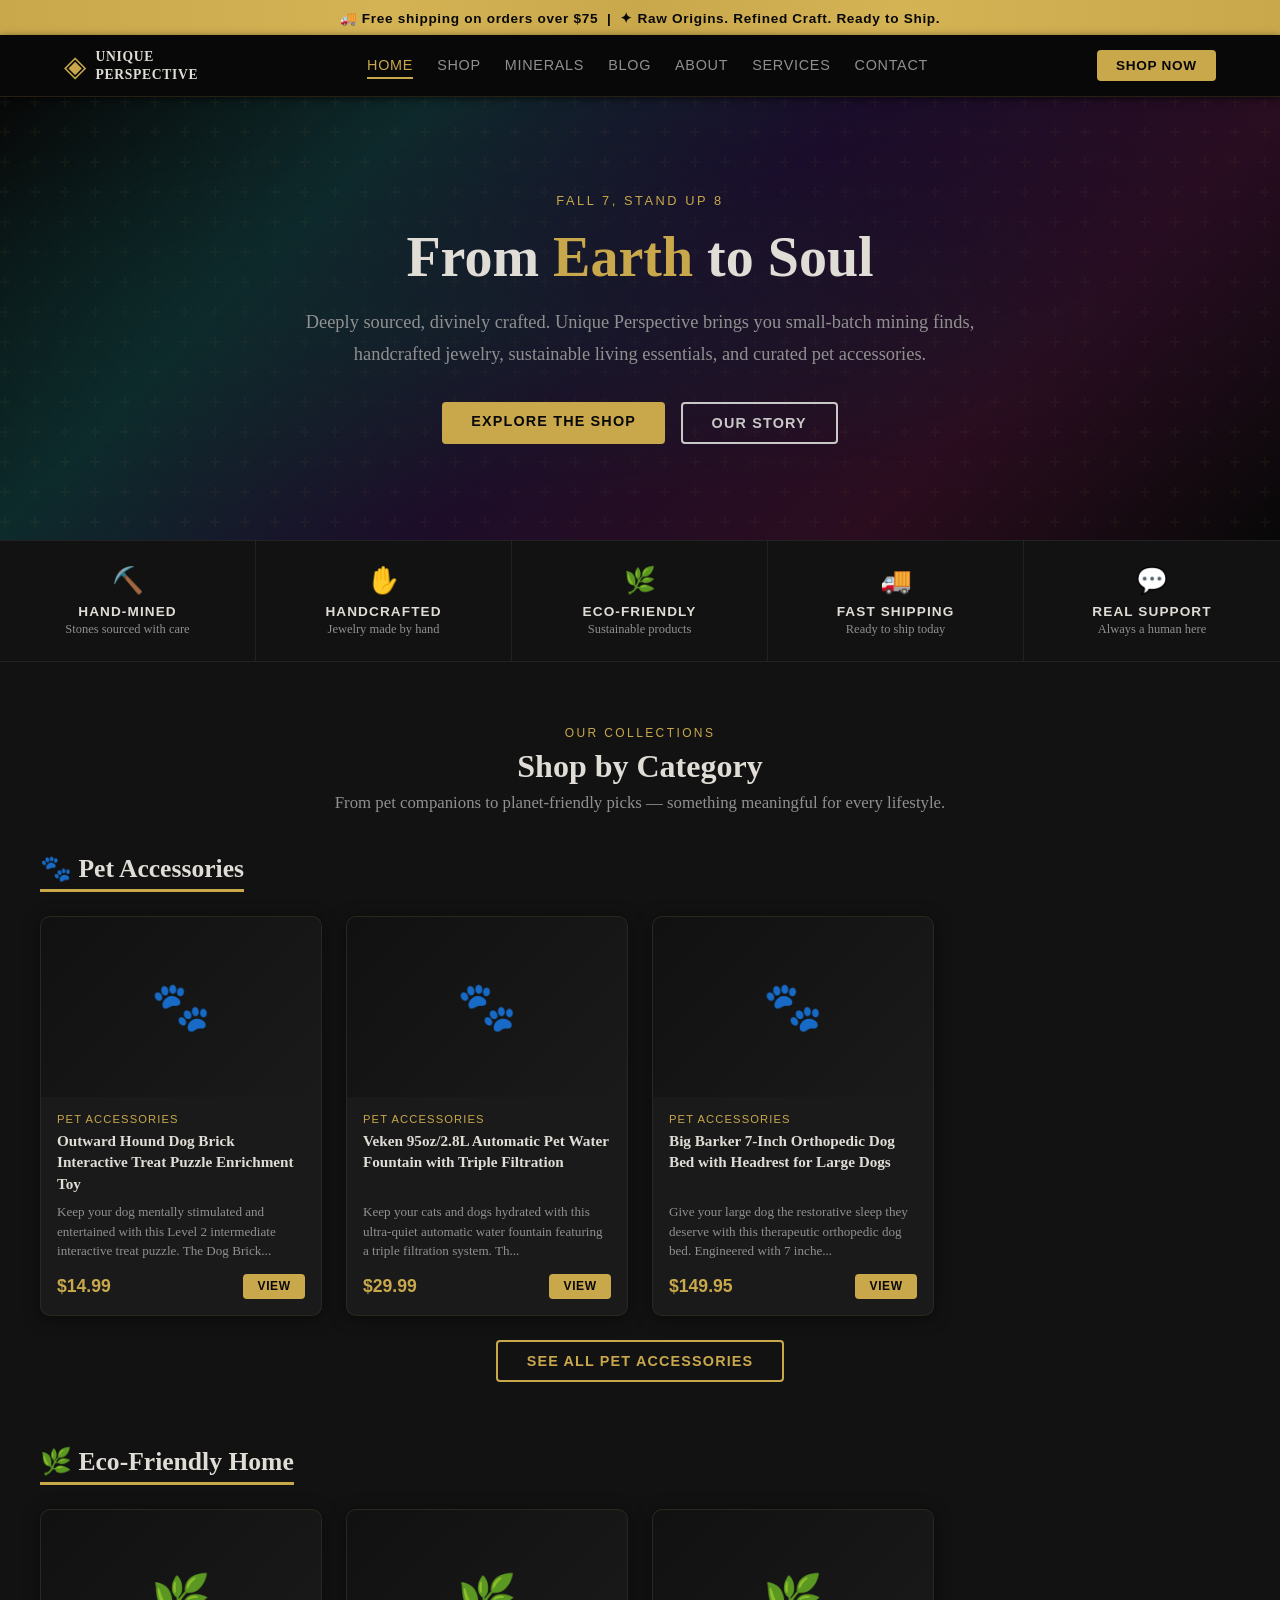
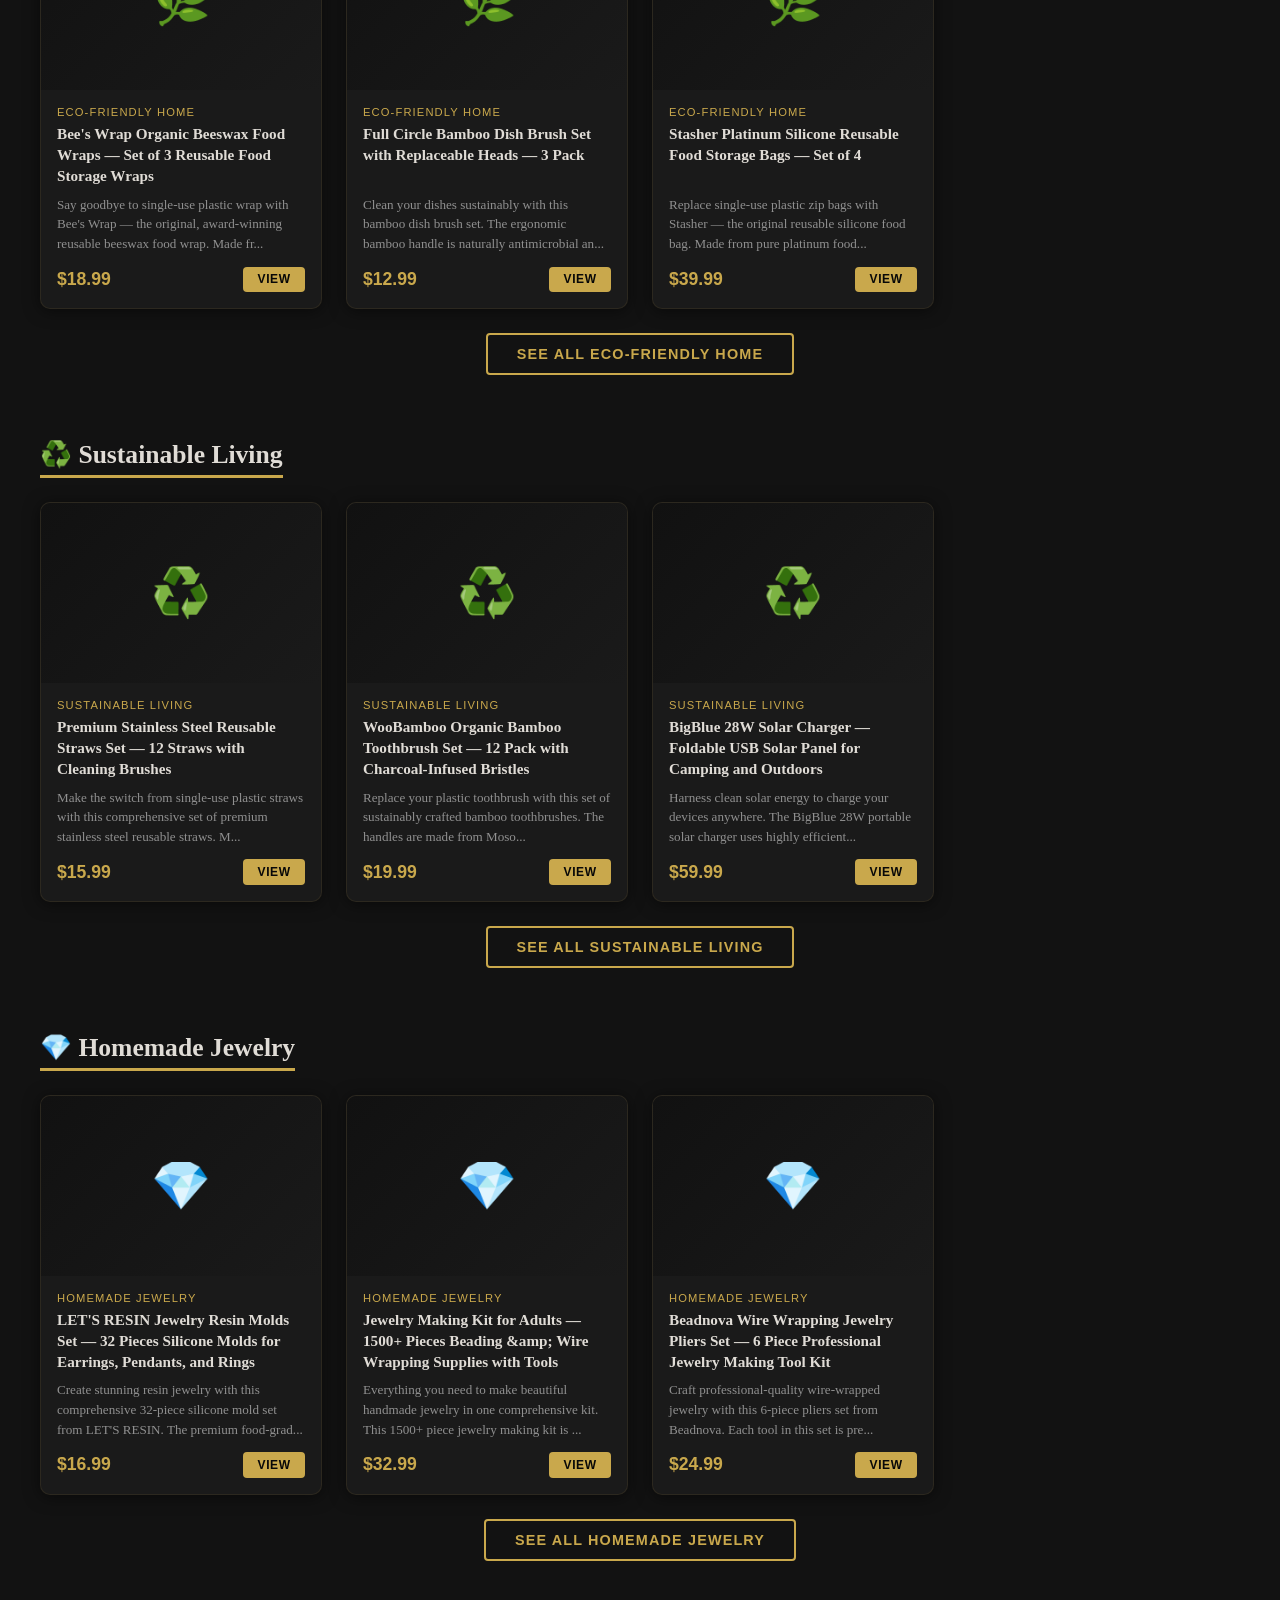
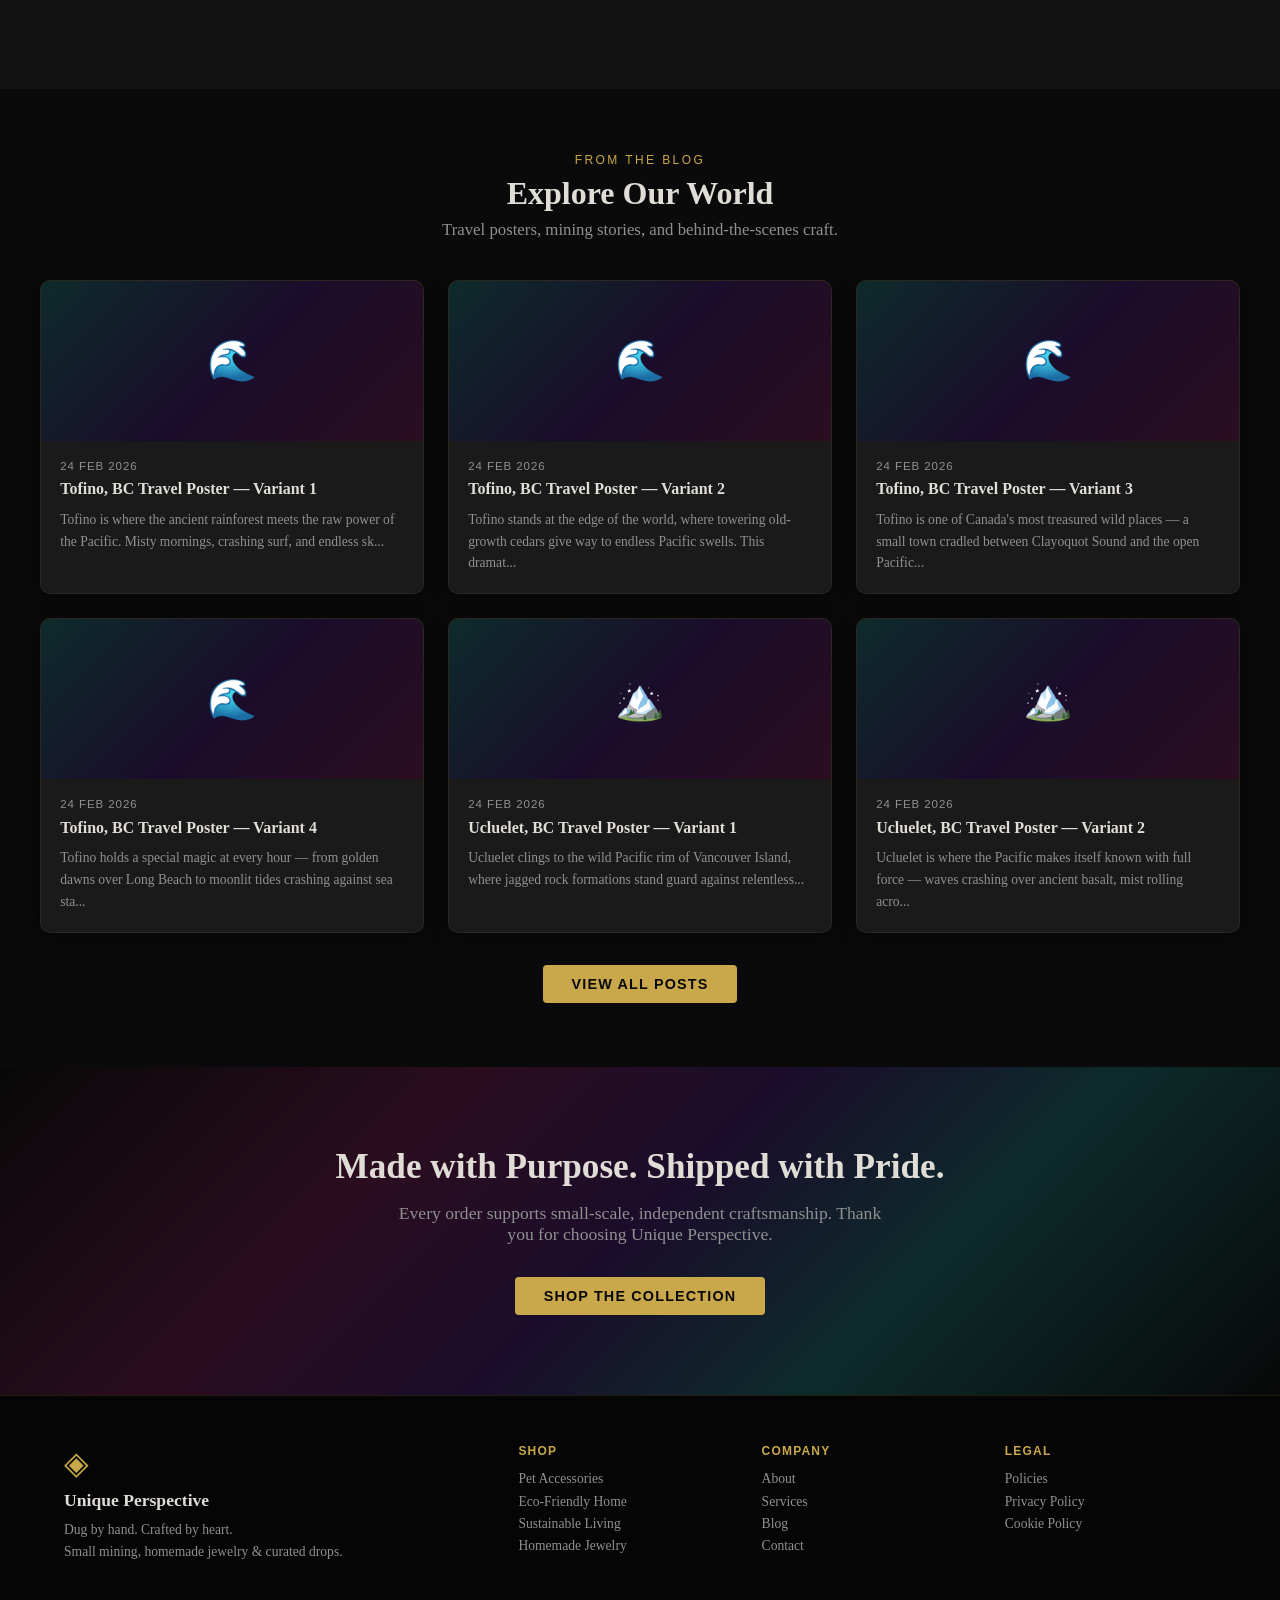
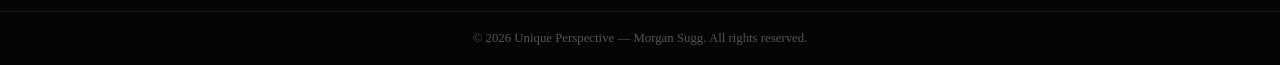
<file: index.html>
<!DOCTYPE html>
<html lang="en">
<head>
<meta charset="UTF-8">
<meta name="viewport" content="width=device-width, initial-scale=1.0">
<title>Home | Unique Perspective</title>
<link rel="stylesheet" href="style.css">
</head>
<body>
<div class="banner">🚚 Free shipping on orders over $75 &nbsp;|&nbsp; ✦ Raw Origins. Refined Craft. Ready to Ship.</div>
<header>
  <div class="header-inner">
    <a href="index.html" class="logo">
      <span class="logo-icon">◈</span>
      <span class="logo-text">Unique<br>Perspective</span>
    </a>
    <nav><a href="index.html" class="active">Home</a><a href="shop.html">Shop</a><a href="minerals.html">Minerals</a><a href="blog.html">Blog</a><a href="about.html">About</a><a href="services.html">Services</a><a href="contact.html">Contact</a></nav>
    <a href="shop.html" class="btn-header">Shop Now</a>
  </div>
</header>
<main>

<section class="hero">
  <div class="hero-inner">
    <div class="hero-eyebrow">Fall 7, Stand Up 8</div>
    <h1>From <span>Earth</span> to Soul</h1>
    <p>Deeply sourced, divinely crafted. Unique Perspective brings you small-batch mining finds, handcrafted jewelry, sustainable living essentials, and curated pet accessories.</p>
    <div class="hero-buttons">
      <a href="shop.html" class="btn btn-primary">Explore the Shop</a>
      <a href="about.html" class="btn btn-outline" style="color:#c8c8c8;border-color:#c8c8c8">Our Story</a>
    </div>
  </div>
</section>

<div class="features-strip">
  <div class="feature-item"><div class="icon">⛏️</div><h4>Hand-Mined</h4><p>Stones sourced with care</p></div>
  <div class="feature-item"><div class="icon">✋</div><h4>Handcrafted</h4><p>Jewelry made by hand</p></div>
  <div class="feature-item"><div class="icon">🌿</div><h4>Eco-Friendly</h4><p>Sustainable products</p></div>
  <div class="feature-item"><div class="icon">🚚</div><h4>Fast Shipping</h4><p>Ready to ship today</p></div>
  <div class="feature-item"><div class="icon">💬</div><h4>Real Support</h4><p>Always a human here</p></div>
</div>

<section class="bg-cream">
  <div class="section-inner">
    <div class="section-header">
      <div class="eyebrow">Our Collections</div>
      <h2>Shop by Category</h2>
      <p>From pet companions to planet-friendly picks &mdash; something meaningful for every lifestyle.</p>
    </div>
    <div class="cat-section">
    <h2>🐾 Pet Accessories</h2>
    <div class="product-grid"><div class="product-card">
      <div class="product-img">🐾</div>
      <div class="product-body">
        <div class="product-category">Pet Accessories</div>
        <div class="product-title">Outward Hound Dog Brick Interactive Treat Puzzle Enrichment Toy</div>
        <div class="product-desc">Keep your dog mentally stimulated and entertained with this Level 2 intermediate interactive treat puzzle. The Dog Brick...</div>
        <div class="product-footer">
          <span class="product-price">$14.99</span>
          <a href="shop.html#pet-accessories" class="product-buy">View</a>
        </div>
      </div>
    </div><div class="product-card">
      <div class="product-img">🐾</div>
      <div class="product-body">
        <div class="product-category">Pet Accessories</div>
        <div class="product-title">Veken 95oz/2.8L Automatic Pet Water Fountain with Triple Filtration</div>
        <div class="product-desc">Keep your cats and dogs hydrated with this ultra-quiet automatic water fountain featuring a triple filtration system. Th...</div>
        <div class="product-footer">
          <span class="product-price">$29.99</span>
          <a href="shop.html#pet-accessories" class="product-buy">View</a>
        </div>
      </div>
    </div><div class="product-card">
      <div class="product-img">🐾</div>
      <div class="product-body">
        <div class="product-category">Pet Accessories</div>
        <div class="product-title">Big Barker 7-Inch Orthopedic Dog Bed with Headrest for Large Dogs</div>
        <div class="product-desc">Give your large dog the restorative sleep they deserve with this therapeutic orthopedic dog bed. Engineered with 7 inche...</div>
        <div class="product-footer">
          <span class="product-price">$149.95</span>
          <a href="shop.html#pet-accessories" class="product-buy">View</a>
        </div>
      </div>
    </div></div>
    <p style="text-align:center;margin-top:1.5rem"><a href="shop.html#pet-accessories" class="btn btn-outline">See All Pet Accessories</a></p>
  </div><div class="cat-section">
    <h2>🌿 Eco-Friendly Home</h2>
    <div class="product-grid"><div class="product-card">
      <div class="product-img">🌿</div>
      <div class="product-body">
        <div class="product-category">Eco-Friendly Home</div>
        <div class="product-title">Bee&#x27;s Wrap Organic Beeswax Food Wraps — Set of 3 Reusable Food Storage Wraps</div>
        <div class="product-desc">Say goodbye to single-use plastic wrap with Bee&#x27;s Wrap — the original, award-winning reusable beeswax food wrap. Made fr...</div>
        <div class="product-footer">
          <span class="product-price">$18.99</span>
          <a href="shop.html#eco-friendly-home" class="product-buy">View</a>
        </div>
      </div>
    </div><div class="product-card">
      <div class="product-img">🌿</div>
      <div class="product-body">
        <div class="product-category">Eco-Friendly Home</div>
        <div class="product-title">Full Circle Bamboo Dish Brush Set with Replaceable Heads — 3 Pack</div>
        <div class="product-desc">Clean your dishes sustainably with this bamboo dish brush set. The ergonomic bamboo handle is naturally antimicrobial an...</div>
        <div class="product-footer">
          <span class="product-price">$12.99</span>
          <a href="shop.html#eco-friendly-home" class="product-buy">View</a>
        </div>
      </div>
    </div><div class="product-card">
      <div class="product-img">🌿</div>
      <div class="product-body">
        <div class="product-category">Eco-Friendly Home</div>
        <div class="product-title">Stasher Platinum Silicone Reusable Food Storage Bags — Set of 4</div>
        <div class="product-desc">Replace single-use plastic zip bags with Stasher — the original reusable silicone food bag. Made from pure platinum food...</div>
        <div class="product-footer">
          <span class="product-price">$39.99</span>
          <a href="shop.html#eco-friendly-home" class="product-buy">View</a>
        </div>
      </div>
    </div></div>
    <p style="text-align:center;margin-top:1.5rem"><a href="shop.html#eco-friendly-home" class="btn btn-outline">See All Eco-Friendly Home</a></p>
  </div><div class="cat-section">
    <h2>♻️ Sustainable Living</h2>
    <div class="product-grid"><div class="product-card">
      <div class="product-img">♻️</div>
      <div class="product-body">
        <div class="product-category">Sustainable Living</div>
        <div class="product-title">Premium Stainless Steel Reusable Straws Set — 12 Straws with Cleaning Brushes</div>
        <div class="product-desc">Make the switch from single-use plastic straws with this comprehensive set of premium stainless steel reusable straws. M...</div>
        <div class="product-footer">
          <span class="product-price">$15.99</span>
          <a href="shop.html#sustainable-living" class="product-buy">View</a>
        </div>
      </div>
    </div><div class="product-card">
      <div class="product-img">♻️</div>
      <div class="product-body">
        <div class="product-category">Sustainable Living</div>
        <div class="product-title">WooBamboo Organic Bamboo Toothbrush Set — 12 Pack with Charcoal-Infused Bristles</div>
        <div class="product-desc">Replace your plastic toothbrush with this set of sustainably crafted bamboo toothbrushes. The handles are made from Moso...</div>
        <div class="product-footer">
          <span class="product-price">$19.99</span>
          <a href="shop.html#sustainable-living" class="product-buy">View</a>
        </div>
      </div>
    </div><div class="product-card">
      <div class="product-img">♻️</div>
      <div class="product-body">
        <div class="product-category">Sustainable Living</div>
        <div class="product-title">BigBlue 28W Solar Charger — Foldable USB Solar Panel for Camping and Outdoors</div>
        <div class="product-desc">Harness clean solar energy to charge your devices anywhere. The BigBlue 28W portable solar charger uses highly efficient...</div>
        <div class="product-footer">
          <span class="product-price">$59.99</span>
          <a href="shop.html#sustainable-living" class="product-buy">View</a>
        </div>
      </div>
    </div></div>
    <p style="text-align:center;margin-top:1.5rem"><a href="shop.html#sustainable-living" class="btn btn-outline">See All Sustainable Living</a></p>
  </div><div class="cat-section">
    <h2>💎 Homemade Jewelry</h2>
    <div class="product-grid"><div class="product-card">
      <div class="product-img">💎</div>
      <div class="product-body">
        <div class="product-category">Homemade Jewelry</div>
        <div class="product-title">LET&#x27;S RESIN Jewelry Resin Molds Set — 32 Pieces Silicone Molds for Earrings, Pendants, and Rings</div>
        <div class="product-desc">Create stunning resin jewelry with this comprehensive 32-piece silicone mold set from LET&#x27;S RESIN. The premium food-grad...</div>
        <div class="product-footer">
          <span class="product-price">$16.99</span>
          <a href="shop.html#homemade-jewelry" class="product-buy">View</a>
        </div>
      </div>
    </div><div class="product-card">
      <div class="product-img">💎</div>
      <div class="product-body">
        <div class="product-category">Homemade Jewelry</div>
        <div class="product-title">Jewelry Making Kit for Adults — 1500+ Pieces Beading &amp;amp; Wire Wrapping Supplies with Tools</div>
        <div class="product-desc">Everything you need to make beautiful handmade jewelry in one comprehensive kit. This 1500+ piece jewelry making kit is ...</div>
        <div class="product-footer">
          <span class="product-price">$32.99</span>
          <a href="shop.html#homemade-jewelry" class="product-buy">View</a>
        </div>
      </div>
    </div><div class="product-card">
      <div class="product-img">💎</div>
      <div class="product-body">
        <div class="product-category">Homemade Jewelry</div>
        <div class="product-title">Beadnova Wire Wrapping Jewelry Pliers Set — 6 Piece Professional Jewelry Making Tool Kit</div>
        <div class="product-desc">Craft professional-quality wire-wrapped jewelry with this 6-piece pliers set from Beadnova. Each tool in this set is pre...</div>
        <div class="product-footer">
          <span class="product-price">$24.99</span>
          <a href="shop.html#homemade-jewelry" class="product-buy">View</a>
        </div>
      </div>
    </div></div>
    <p style="text-align:center;margin-top:1.5rem"><a href="shop.html#homemade-jewelry" class="btn btn-outline">See All Homemade Jewelry</a></p>
  </div>
  </div>
</section>

<section>
  <div class="section-inner">
    <div class="section-header">
      <div class="eyebrow">From the Blog</div>
      <h2>Explore Our World</h2>
      <p>Travel posters, mining stories, and behind-the-scenes craft.</p>
    </div>
    <div class="blog-grid"><a href="blog/tofino-bc-travel-poster-variant-1.html" class="blog-card" style="text-decoration:none;color:inherit">
      <div class="blog-img">🌊</div>
      <div class="blog-body">
        <div class="blog-meta">24 Feb 2026</div>
        <div class="blog-title">Tofino, BC Travel Poster — Variant 1</div>
        <div class="blog-excerpt">Tofino is where the ancient rainforest meets the raw power of the Pacific. Misty mornings, crashing surf, and endless sk...</div>
      </div>
    </a><a href="blog/tofino-bc-travel-poster-variant-2.html" class="blog-card" style="text-decoration:none;color:inherit">
      <div class="blog-img">🌊</div>
      <div class="blog-body">
        <div class="blog-meta">24 Feb 2026</div>
        <div class="blog-title">Tofino, BC Travel Poster — Variant 2</div>
        <div class="blog-excerpt">Tofino stands at the edge of the world, where towering old-growth cedars give way to endless Pacific swells. This dramat...</div>
      </div>
    </a><a href="blog/tofino-bc-travel-poster-variant-3.html" class="blog-card" style="text-decoration:none;color:inherit">
      <div class="blog-img">🌊</div>
      <div class="blog-body">
        <div class="blog-meta">24 Feb 2026</div>
        <div class="blog-title">Tofino, BC Travel Poster — Variant 3</div>
        <div class="blog-excerpt">Tofino is one of Canada&#x27;s most treasured wild places — a small town cradled between Clayoquot Sound and the open Pacific...</div>
      </div>
    </a><a href="blog/tofino-bc-travel-poster-variant-4.html" class="blog-card" style="text-decoration:none;color:inherit">
      <div class="blog-img">🌊</div>
      <div class="blog-body">
        <div class="blog-meta">24 Feb 2026</div>
        <div class="blog-title">Tofino, BC Travel Poster — Variant 4</div>
        <div class="blog-excerpt">Tofino holds a special magic at every hour — from golden dawns over Long Beach to moonlit tides crashing against sea sta...</div>
      </div>
    </a><a href="blog/ucluelet-bc-travel-poster-variant-1.html" class="blog-card" style="text-decoration:none;color:inherit">
      <div class="blog-img">🏔️</div>
      <div class="blog-body">
        <div class="blog-meta">24 Feb 2026</div>
        <div class="blog-title">Ucluelet, BC Travel Poster — Variant 1</div>
        <div class="blog-excerpt">Ucluelet clings to the wild Pacific rim of Vancouver Island, where jagged rock formations stand guard against relentless...</div>
      </div>
    </a><a href="blog/ucluelet-bc-travel-poster-variant-2.html" class="blog-card" style="text-decoration:none;color:inherit">
      <div class="blog-img">🏔️</div>
      <div class="blog-body">
        <div class="blog-meta">24 Feb 2026</div>
        <div class="blog-title">Ucluelet, BC Travel Poster — Variant 2</div>
        <div class="blog-excerpt">Ucluelet is where the Pacific makes itself known with full force — waves crashing over ancient basalt, mist rolling acro...</div>
      </div>
    </a></div>
    <p style="text-align:center;margin-top:2rem"><a href="blog.html" class="btn btn-primary">View All Posts</a></p>
  </div>
</section>

<div class="cta-section">
  <h2>Made with Purpose. Shipped with Pride.</h2>
  <p>Every order supports small-scale, independent craftsmanship. Thank you for choosing Unique Perspective.</p>
  <a href="shop.html" class="btn btn-primary">Shop the Collection</a>
</div>

</main>
<footer>
  <div class="footer-inner">
    <div class="footer-brand">
      <span class="logo-icon">◈</span>
      <strong>Unique Perspective</strong>
      <p>Dug by hand. Crafted by heart.<br>Small mining, homemade jewelry &amp; curated drops.</p>
    </div>
    <div class="footer-links">
      <h4>Shop</h4>
      <a href="shop.html#pet-accessories">Pet Accessories</a>
      <a href="shop.html#eco-friendly-home">Eco-Friendly Home</a>
      <a href="shop.html#sustainable-living">Sustainable Living</a>
      <a href="shop.html#homemade-jewelry">Homemade Jewelry</a>
    </div>
    <div class="footer-links">
      <h4>Company</h4>
      <a href="about.html">About</a>
      <a href="services.html">Services</a>
      <a href="blog.html">Blog</a>
      <a href="contact.html">Contact</a>
    </div>
    <div class="footer-links">
      <h4>Legal</h4>
      <a href="policies.html">Policies</a>
      <a href="privacy.html">Privacy Policy</a>
      <a href="cookies.html">Cookie Policy</a>
    </div>
  </div>
  <div class="footer-bottom">
    <p>&copy; 2026 Unique Perspective &mdash; Morgan Sugg. All rights reserved.</p>
  </div>
</footer>
</body>
</html>
</file>
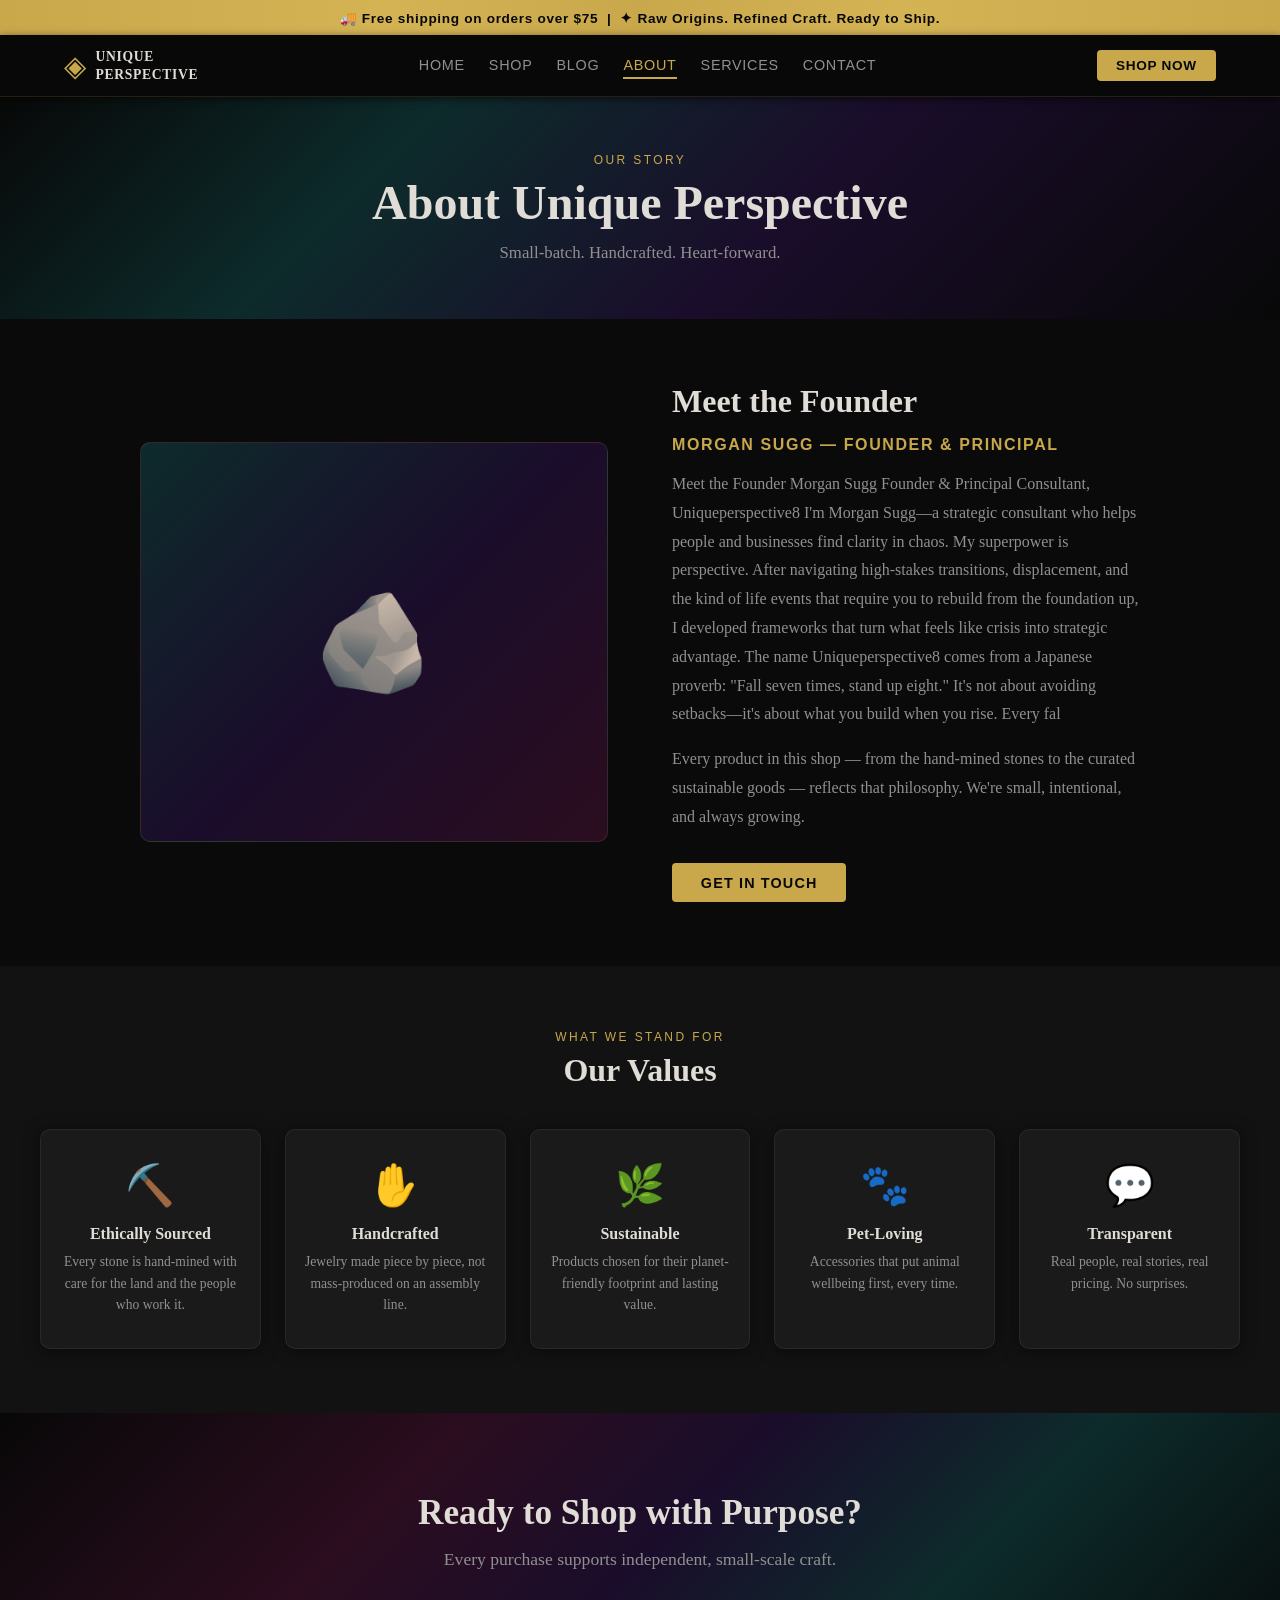
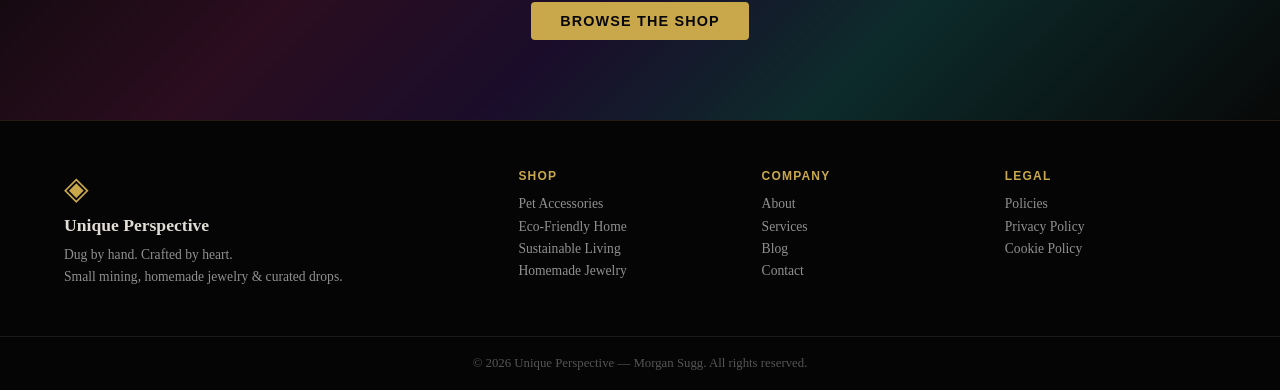
<file: about.html>
<!DOCTYPE html>
<html lang="en">
<head>
<meta charset="UTF-8">
<meta name="viewport" content="width=device-width, initial-scale=1.0">
<title>About | Unique Perspective</title>
<link rel="stylesheet" href="style.css">
</head>
<body>
<div class="banner">🚚 Free shipping on orders over $75 &nbsp;|&nbsp; ✦ Raw Origins. Refined Craft. Ready to Ship.</div>
<header>
  <div class="header-inner">
    <a href="index.html" class="logo">
      <span class="logo-icon">◈</span>
      <span class="logo-text">Unique<br>Perspective</span>
    </a>
    <nav><a href="index.html">Home</a><a href="shop.html">Shop</a><a href="blog.html">Blog</a><a href="about.html" class="active">About</a><a href="services.html">Services</a><a href="contact.html">Contact</a></nav>
    <a href="shop.html" class="btn-header">Shop Now</a>
  </div>
</header>
<main>

<div class="page-hero">
  <div class="eyebrow">Our Story</div>
  <h1>About Unique Perspective</h1>
  <p>Small-batch. Handcrafted. Heart-forward.</p>
</div>
<section>
  <div class="about-grid">
    <div class="about-img-box">🪨</div>
    <div class="about-text">
      <h2>Meet the Founder</h2>
      <h3 style="color:var(--gold);font-family:sans-serif;font-size:1rem;text-transform:uppercase;letter-spacing:0.1em;margin-bottom:1rem">Morgan Sugg &mdash; Founder &amp; Principal</h3>
      <p>Meet the Founder Morgan Sugg Founder &amp; Principal Consultant, Uniqueperspective8 I&#x27;m Morgan Sugg—a strategic consultant who helps people and businesses find clarity in chaos. My superpower is perspective. After navigating high-stakes transitions, displacement, and the kind of life events that require you to rebuild from the foundation up, I developed frameworks that turn what feels like crisis into strategic advantage. The name Uniqueperspective8 comes from a Japanese proverb: &quot;Fall seven times, stand up eight.&quot; It&#x27;s not about avoiding setbacks—it&#x27;s about what you build when you rise. Every fal</p>
      <p>Every product in this shop &mdash; from the hand-mined stones to the curated sustainable goods &mdash; reflects that philosophy. We're small, intentional, and always growing.</p>
      <a href="contact.html" class="btn btn-primary" style="margin-top:1rem">Get in Touch</a>
    </div>
  </div>
</section>
<section class="bg-cream">
  <div class="section-inner">
    <div class="section-header">
      <div class="eyebrow">What We Stand For</div>
      <h2>Our Values</h2>
    </div>
    <div class="values-grid">
      <div class="value-card"><div class="value-icon">⛏️</div><h3>Ethically Sourced</h3><p>Every stone is hand-mined with care for the land and the people who work it.</p></div>
      <div class="value-card"><div class="value-icon">✋</div><h3>Handcrafted</h3><p>Jewelry made piece by piece, not mass-produced on an assembly line.</p></div>
      <div class="value-card"><div class="value-icon">🌿</div><h3>Sustainable</h3><p>Products chosen for their planet-friendly footprint and lasting value.</p></div>
      <div class="value-card"><div class="value-icon">🐾</div><h3>Pet-Loving</h3><p>Accessories that put animal wellbeing first, every time.</p></div>
      <div class="value-card"><div class="value-icon">💬</div><h3>Transparent</h3><p>Real people, real stories, real pricing. No surprises.</p></div>
    </div>
  </div>
</section>
<div class="cta-section">
  <h2>Ready to Shop with Purpose?</h2>
  <p>Every purchase supports independent, small-scale craft.</p>
  <a href="shop.html" class="btn btn-primary">Browse the Shop</a>
</div>

</main>
<footer>
  <div class="footer-inner">
    <div class="footer-brand">
      <span class="logo-icon">◈</span>
      <strong>Unique Perspective</strong>
      <p>Dug by hand. Crafted by heart.<br>Small mining, homemade jewelry &amp; curated drops.</p>
    </div>
    <div class="footer-links">
      <h4>Shop</h4>
      <a href="shop.html#pet-accessories">Pet Accessories</a>
      <a href="shop.html#eco-friendly-home">Eco-Friendly Home</a>
      <a href="shop.html#sustainable-living">Sustainable Living</a>
      <a href="shop.html#homemade-jewelry">Homemade Jewelry</a>
    </div>
    <div class="footer-links">
      <h4>Company</h4>
      <a href="about.html">About</a>
      <a href="services.html">Services</a>
      <a href="blog.html">Blog</a>
      <a href="contact.html">Contact</a>
    </div>
    <div class="footer-links">
      <h4>Legal</h4>
      <a href="policies.html">Policies</a>
      <a href="privacy.html">Privacy Policy</a>
      <a href="cookies.html">Cookie Policy</a>
    </div>
  </div>
  <div class="footer-bottom">
    <p>&copy; 2026 Unique Perspective &mdash; Morgan Sugg. All rights reserved.</p>
  </div>
</footer>
</body>
</html>
</file>
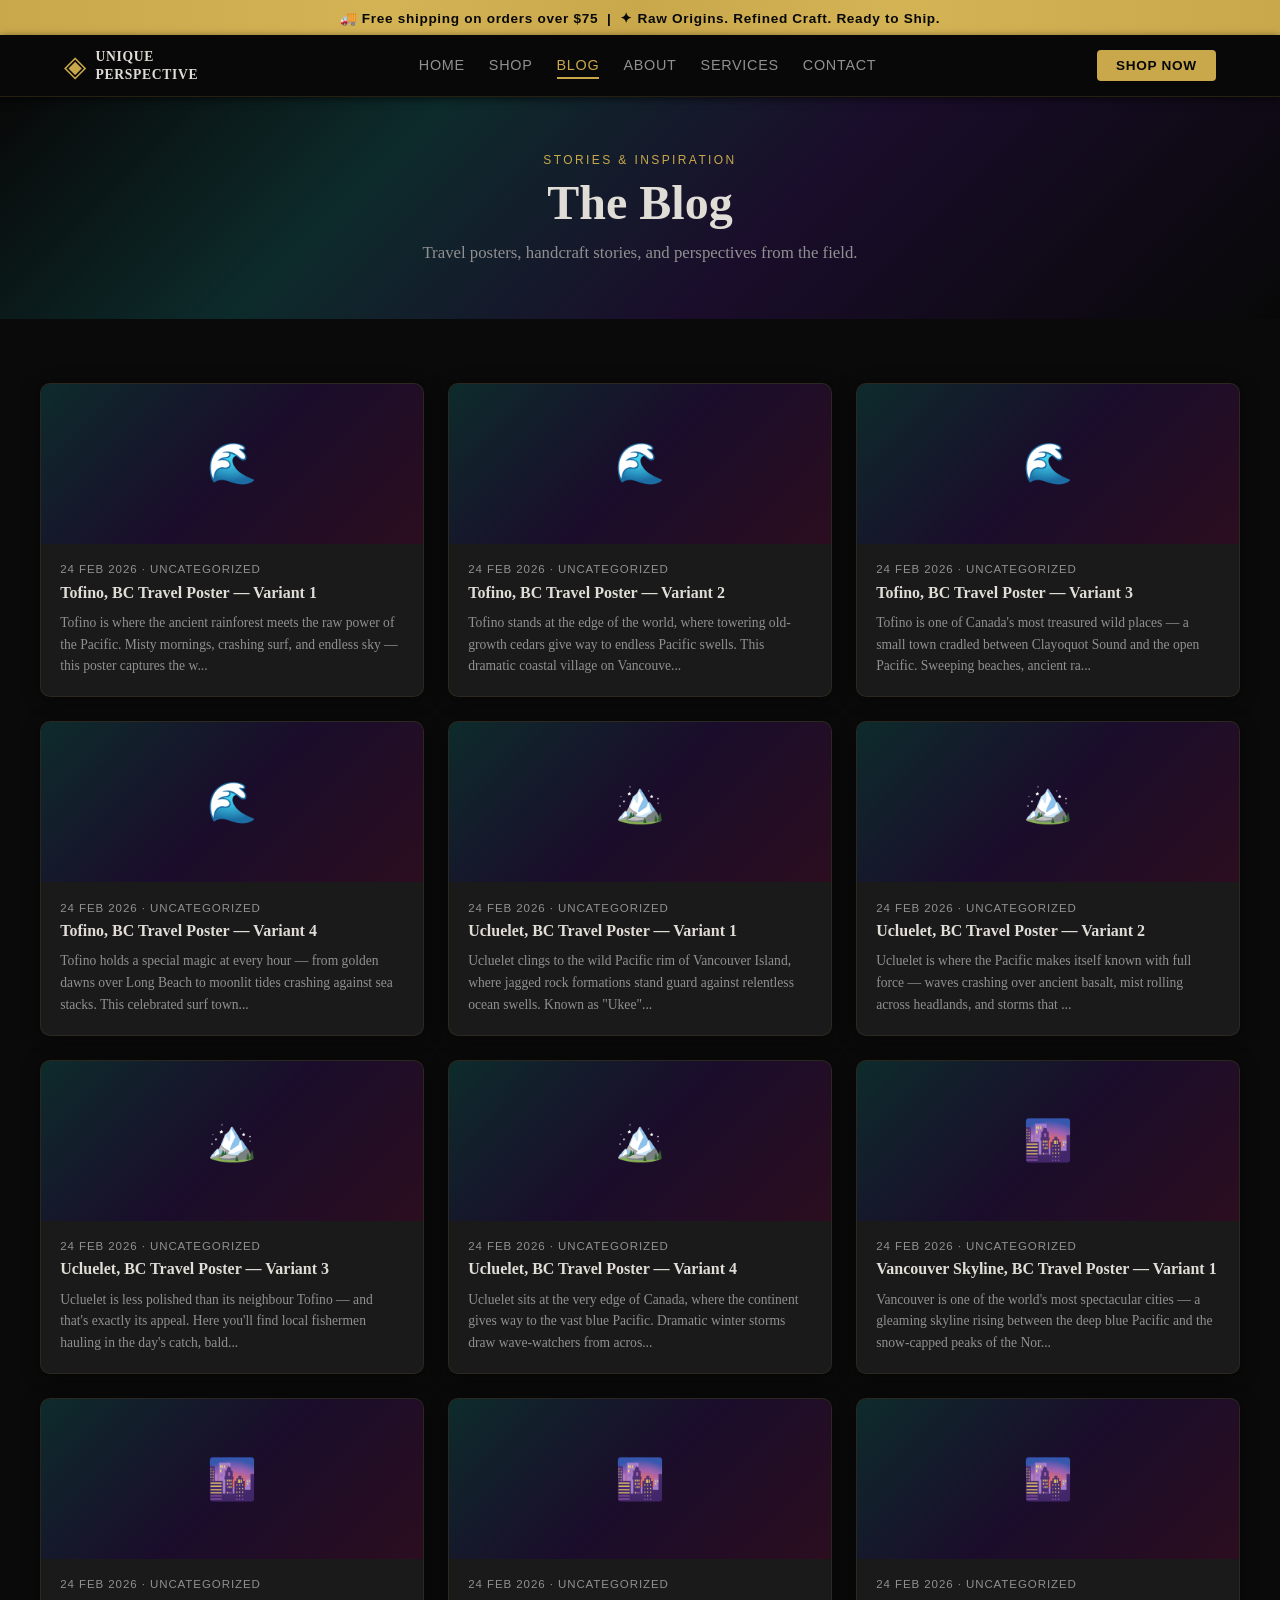
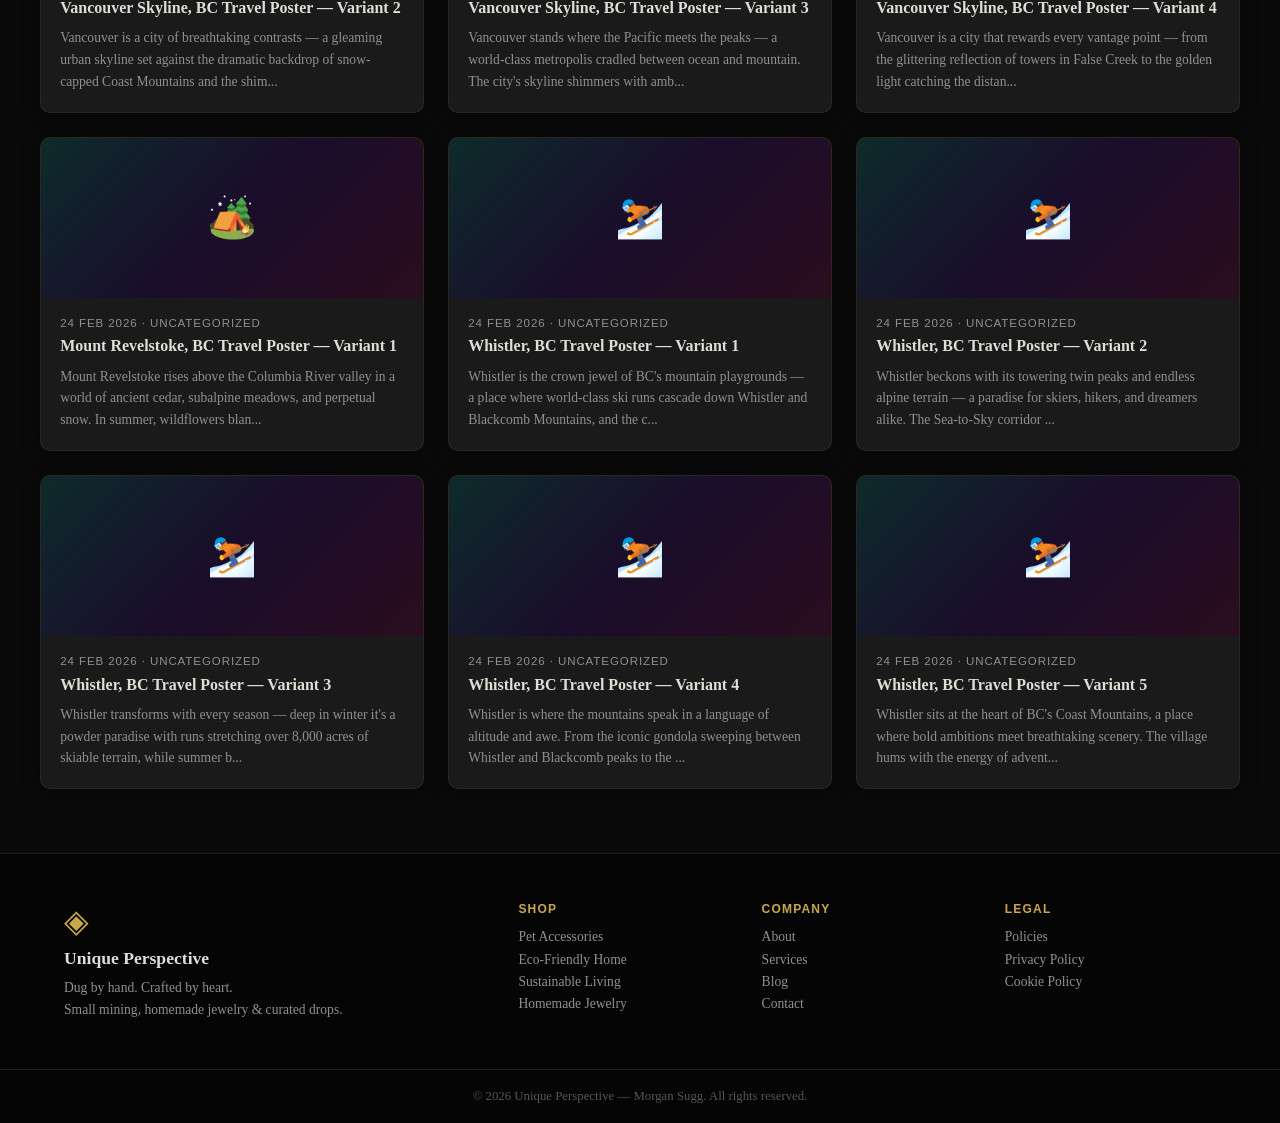
<file: blog.html>
<!DOCTYPE html>
<html lang="en">
<head>
<meta charset="UTF-8">
<meta name="viewport" content="width=device-width, initial-scale=1.0">
<title>Blog | Unique Perspective</title>
<link rel="stylesheet" href="style.css">
</head>
<body>
<div class="banner">🚚 Free shipping on orders over $75 &nbsp;|&nbsp; ✦ Raw Origins. Refined Craft. Ready to Ship.</div>
<header>
  <div class="header-inner">
    <a href="index.html" class="logo">
      <span class="logo-icon">◈</span>
      <span class="logo-text">Unique<br>Perspective</span>
    </a>
    <nav><a href="index.html">Home</a><a href="shop.html">Shop</a><a href="blog.html" class="active">Blog</a><a href="about.html">About</a><a href="services.html">Services</a><a href="contact.html">Contact</a></nav>
    <a href="shop.html" class="btn-header">Shop Now</a>
  </div>
</header>
<main>

<div class="page-hero">
  <div class="eyebrow">Stories &amp; Inspiration</div>
  <h1>The Blog</h1>
  <p>Travel posters, handcraft stories, and perspectives from the field.</p>
</div>
<section>
  <div class="section-inner">
    <div class="blog-grid"><a href="blog/tofino-bc-travel-poster-variant-1.html" class="blog-card" style="text-decoration:none;color:inherit">
    <div class="blog-img">🌊</div>
    <div class="blog-body">
      <div class="blog-meta">24 Feb 2026 &middot; Uncategorized</div>
      <div class="blog-title">Tofino, BC Travel Poster — Variant 1</div>
      <div class="blog-excerpt">Tofino is where the ancient rainforest meets the raw power of the Pacific. Misty mornings, crashing surf, and endless sky — this poster captures the w...</div>
    </div>
  </a><a href="blog/tofino-bc-travel-poster-variant-2.html" class="blog-card" style="text-decoration:none;color:inherit">
    <div class="blog-img">🌊</div>
    <div class="blog-body">
      <div class="blog-meta">24 Feb 2026 &middot; Uncategorized</div>
      <div class="blog-title">Tofino, BC Travel Poster — Variant 2</div>
      <div class="blog-excerpt">Tofino stands at the edge of the world, where towering old-growth cedars give way to endless Pacific swells. This dramatic coastal village on Vancouve...</div>
    </div>
  </a><a href="blog/tofino-bc-travel-poster-variant-3.html" class="blog-card" style="text-decoration:none;color:inherit">
    <div class="blog-img">🌊</div>
    <div class="blog-body">
      <div class="blog-meta">24 Feb 2026 &middot; Uncategorized</div>
      <div class="blog-title">Tofino, BC Travel Poster — Variant 3</div>
      <div class="blog-excerpt">Tofino is one of Canada&#x27;s most treasured wild places — a small town cradled between Clayoquot Sound and the open Pacific. Sweeping beaches, ancient ra...</div>
    </div>
  </a><a href="blog/tofino-bc-travel-poster-variant-4.html" class="blog-card" style="text-decoration:none;color:inherit">
    <div class="blog-img">🌊</div>
    <div class="blog-body">
      <div class="blog-meta">24 Feb 2026 &middot; Uncategorized</div>
      <div class="blog-title">Tofino, BC Travel Poster — Variant 4</div>
      <div class="blog-excerpt">Tofino holds a special magic at every hour — from golden dawns over Long Beach to moonlit tides crashing against sea stacks. This celebrated surf town...</div>
    </div>
  </a><a href="blog/ucluelet-bc-travel-poster-variant-1.html" class="blog-card" style="text-decoration:none;color:inherit">
    <div class="blog-img">🏔️</div>
    <div class="blog-body">
      <div class="blog-meta">24 Feb 2026 &middot; Uncategorized</div>
      <div class="blog-title">Ucluelet, BC Travel Poster — Variant 1</div>
      <div class="blog-excerpt">Ucluelet clings to the wild Pacific rim of Vancouver Island, where jagged rock formations stand guard against relentless ocean swells. Known as &quot;Ukee&quot;...</div>
    </div>
  </a><a href="blog/ucluelet-bc-travel-poster-variant-2.html" class="blog-card" style="text-decoration:none;color:inherit">
    <div class="blog-img">🏔️</div>
    <div class="blog-body">
      <div class="blog-meta">24 Feb 2026 &middot; Uncategorized</div>
      <div class="blog-title">Ucluelet, BC Travel Poster — Variant 2</div>
      <div class="blog-excerpt">Ucluelet is where the Pacific makes itself known with full force — waves crashing over ancient basalt, mist rolling across headlands, and storms that ...</div>
    </div>
  </a><a href="blog/ucluelet-bc-travel-poster-variant-3.html" class="blog-card" style="text-decoration:none;color:inherit">
    <div class="blog-img">🏔️</div>
    <div class="blog-body">
      <div class="blog-meta">24 Feb 2026 &middot; Uncategorized</div>
      <div class="blog-title">Ucluelet, BC Travel Poster — Variant 3</div>
      <div class="blog-excerpt">Ucluelet is less polished than its neighbour Tofino — and that&#x27;s exactly its appeal. Here you&#x27;ll find local fishermen hauling in the day&#x27;s catch, bald...</div>
    </div>
  </a><a href="blog/ucluelet-bc-travel-poster-variant-4.html" class="blog-card" style="text-decoration:none;color:inherit">
    <div class="blog-img">🏔️</div>
    <div class="blog-body">
      <div class="blog-meta">24 Feb 2026 &middot; Uncategorized</div>
      <div class="blog-title">Ucluelet, BC Travel Poster — Variant 4</div>
      <div class="blog-excerpt">Ucluelet sits at the very edge of Canada, where the continent gives way to the vast blue Pacific. Dramatic winter storms draw wave-watchers from acros...</div>
    </div>
  </a><a href="blog/vancouver-skyline-bc-travel-poster-variant-1.html" class="blog-card" style="text-decoration:none;color:inherit">
    <div class="blog-img">🌆</div>
    <div class="blog-body">
      <div class="blog-meta">24 Feb 2026 &middot; Uncategorized</div>
      <div class="blog-title">Vancouver Skyline, BC Travel Poster — Variant 1</div>
      <div class="blog-excerpt">Vancouver is one of the world&#x27;s most spectacular cities — a gleaming skyline rising between the deep blue Pacific and the snow-capped peaks of the Nor...</div>
    </div>
  </a><a href="blog/vancouver-skyline-bc-travel-poster-variant-2.html" class="blog-card" style="text-decoration:none;color:inherit">
    <div class="blog-img">🌆</div>
    <div class="blog-body">
      <div class="blog-meta">24 Feb 2026 &middot; Uncategorized</div>
      <div class="blog-title">Vancouver Skyline, BC Travel Poster — Variant 2</div>
      <div class="blog-excerpt">Vancouver is a city of breathtaking contrasts — a gleaming urban skyline set against the dramatic backdrop of snow-capped Coast Mountains and the shim...</div>
    </div>
  </a><a href="blog/vancouver-skyline-bc-travel-poster-variant-3.html" class="blog-card" style="text-decoration:none;color:inherit">
    <div class="blog-img">🌆</div>
    <div class="blog-body">
      <div class="blog-meta">24 Feb 2026 &middot; Uncategorized</div>
      <div class="blog-title">Vancouver Skyline, BC Travel Poster — Variant 3</div>
      <div class="blog-excerpt">Vancouver stands where the Pacific meets the peaks — a world-class metropolis cradled between ocean and mountain. The city&#x27;s skyline shimmers with amb...</div>
    </div>
  </a><a href="blog/vancouver-skyline-bc-travel-poster-variant-4.html" class="blog-card" style="text-decoration:none;color:inherit">
    <div class="blog-img">🌆</div>
    <div class="blog-body">
      <div class="blog-meta">24 Feb 2026 &middot; Uncategorized</div>
      <div class="blog-title">Vancouver Skyline, BC Travel Poster — Variant 4</div>
      <div class="blog-excerpt">Vancouver is a city that rewards every vantage point — from the glittering reflection of towers in False Creek to the golden light catching the distan...</div>
    </div>
  </a><a href="blog/mount-revelstoke-bc-travel-poster-variant-1.html" class="blog-card" style="text-decoration:none;color:inherit">
    <div class="blog-img">🏕️</div>
    <div class="blog-body">
      <div class="blog-meta">24 Feb 2026 &middot; Uncategorized</div>
      <div class="blog-title">Mount Revelstoke, BC Travel Poster — Variant 1</div>
      <div class="blog-excerpt">Mount Revelstoke rises above the Columbia River valley in a world of ancient cedar, subalpine meadows, and perpetual snow. In summer, wildflowers blan...</div>
    </div>
  </a><a href="blog/whistler-bc-travel-poster-variant-1.html" class="blog-card" style="text-decoration:none;color:inherit">
    <div class="blog-img">⛷️</div>
    <div class="blog-body">
      <div class="blog-meta">24 Feb 2026 &middot; Uncategorized</div>
      <div class="blog-title">Whistler, BC Travel Poster — Variant 1</div>
      <div class="blog-excerpt">Whistler is the crown jewel of BC&#x27;s mountain playgrounds — a place where world-class ski runs cascade down Whistler and Blackcomb Mountains, and the c...</div>
    </div>
  </a><a href="blog/whistler-bc-travel-poster-variant-2.html" class="blog-card" style="text-decoration:none;color:inherit">
    <div class="blog-img">⛷️</div>
    <div class="blog-body">
      <div class="blog-meta">24 Feb 2026 &middot; Uncategorized</div>
      <div class="blog-title">Whistler, BC Travel Poster — Variant 2</div>
      <div class="blog-excerpt">Whistler beckons with its towering twin peaks and endless alpine terrain — a paradise for skiers, hikers, and dreamers alike. The Sea-to-Sky corridor ...</div>
    </div>
  </a><a href="blog/whistler-bc-travel-poster-variant-3.html" class="blog-card" style="text-decoration:none;color:inherit">
    <div class="blog-img">⛷️</div>
    <div class="blog-body">
      <div class="blog-meta">24 Feb 2026 &middot; Uncategorized</div>
      <div class="blog-title">Whistler, BC Travel Poster — Variant 3</div>
      <div class="blog-excerpt">Whistler transforms with every season — deep in winter it&#x27;s a powder paradise with runs stretching over 8,000 acres of skiable terrain, while summer b...</div>
    </div>
  </a><a href="blog/whistler-bc-travel-poster-variant-4.html" class="blog-card" style="text-decoration:none;color:inherit">
    <div class="blog-img">⛷️</div>
    <div class="blog-body">
      <div class="blog-meta">24 Feb 2026 &middot; Uncategorized</div>
      <div class="blog-title">Whistler, BC Travel Poster — Variant 4</div>
      <div class="blog-excerpt">Whistler is where the mountains speak in a language of altitude and awe. From the iconic gondola sweeping between Whistler and Blackcomb peaks to the ...</div>
    </div>
  </a><a href="blog/whistler-bc-travel-poster-variant-5.html" class="blog-card" style="text-decoration:none;color:inherit">
    <div class="blog-img">⛷️</div>
    <div class="blog-body">
      <div class="blog-meta">24 Feb 2026 &middot; Uncategorized</div>
      <div class="blog-title">Whistler, BC Travel Poster — Variant 5</div>
      <div class="blog-excerpt">Whistler sits at the heart of BC&#x27;s Coast Mountains, a place where bold ambitions meet breathtaking scenery. The village hums with the energy of advent...</div>
    </div>
  </a></div>
  </div>
</section>

</main>
<footer>
  <div class="footer-inner">
    <div class="footer-brand">
      <span class="logo-icon">◈</span>
      <strong>Unique Perspective</strong>
      <p>Dug by hand. Crafted by heart.<br>Small mining, homemade jewelry &amp; curated drops.</p>
    </div>
    <div class="footer-links">
      <h4>Shop</h4>
      <a href="shop.html#pet-accessories">Pet Accessories</a>
      <a href="shop.html#eco-friendly-home">Eco-Friendly Home</a>
      <a href="shop.html#sustainable-living">Sustainable Living</a>
      <a href="shop.html#homemade-jewelry">Homemade Jewelry</a>
    </div>
    <div class="footer-links">
      <h4>Company</h4>
      <a href="about.html">About</a>
      <a href="services.html">Services</a>
      <a href="blog.html">Blog</a>
      <a href="contact.html">Contact</a>
    </div>
    <div class="footer-links">
      <h4>Legal</h4>
      <a href="policies.html">Policies</a>
      <a href="privacy.html">Privacy Policy</a>
      <a href="cookies.html">Cookie Policy</a>
    </div>
  </div>
  <div class="footer-bottom">
    <p>&copy; 2026 Unique Perspective &mdash; Morgan Sugg. All rights reserved.</p>
  </div>
</footer>
</body>
</html>
</file>
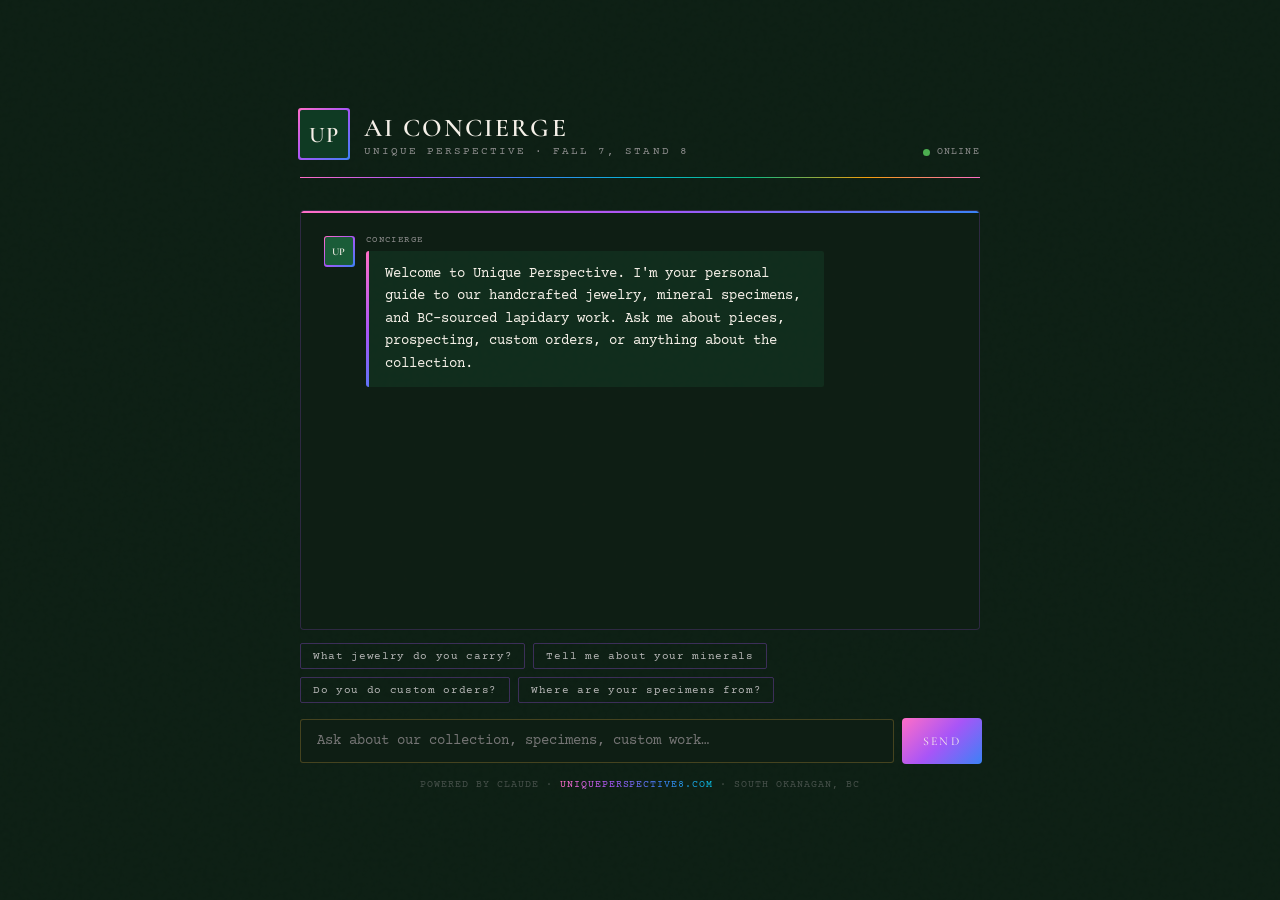
<file: concierge.html>
<!DOCTYPE html>
<html lang="en">
<head>
<meta charset="UTF-8">
<meta name="viewport" content="width=device-width, initial-scale=1.0">
<title>UP8 AI Concierge — Unique Perspective</title>
<link href="https://fonts.googleapis.com/css2?family=Cormorant+Garamond:ital,wght@0,400;0,600;1,400&family=Courier+Prime:wght@400;700&display=swap" rel="stylesheet">
<style>
  :root {
    --forest:   #1A5C38;
    --forest-dk:#0f3a23;
    --gold:     #C8973A;
    --gold-lt:  #e0b96a;
    --steel:    #8C8C8C;
    --steel-lt: #b5b5b5;
    --cream:    #f5f0e8;
    --ink:      #1a1a18;
    --bg:       #0d1f14;

    /* Gasoline / iridescent oil-slick palette */
    --gas-1: #ff6ec7;   /* hot pink */
    --gas-2: #a855f7;   /* violet */
    --gas-3: #3b82f6;   /* electric blue */
    --gas-4: #06b6d4;   /* cyan */
    --gas-5: #10b981;   /* teal-green */
    --gas-6: #f59e0b;   /* amber */
    --gas-gradient: linear-gradient(
      135deg,
      #ff6ec7 0%,
      #a855f7 18%,
      #3b82f6 36%,
      #06b6d4 54%,
      #10b981 72%,
      #f59e0b 90%,
      #ff6ec7 100%
    );
  }

  /* Gasoline shimmer animation — shifts the gradient background-position */
  @keyframes gasolineShift {
    0%   { background-position: 0% 50%; }
    50%  { background-position: 100% 50%; }
    100% { background-position: 0% 50%; }
  }

  /* Reusable gasoline border utility via pseudo-element wrapper */
  .gas-border {
    position: relative;
  }
  .gas-border::before {
    content: '';
    position: absolute;
    inset: -1.5px;
    border-radius: inherit;
    background: linear-gradient(135deg, #ff6ec7, #a855f7, #3b82f6, #06b6d4, #10b981, #f59e0b, #ff6ec7);
    background-size: 300% 300%;
    animation: gasolineShift 4s ease infinite;
    z-index: -1;
    opacity: 0.85;
  }

  * { box-sizing: border-box; margin: 0; padding: 0; }

  body {
    background: var(--bg);
    font-family: 'Courier Prime', monospace;
    color: var(--cream);
    min-height: 100vh;
    display: flex;
    align-items: center;
    justify-content: center;
    padding: 2rem 1rem;
    overflow-x: hidden;
  }

  /* Subtle grain overlay */
  body::before {
    content: '';
    position: fixed;
    inset: 0;
    background-image: url("data:image/svg+xml,%3Csvg viewBox='0 0 200 200' xmlns='http://www.w3.org/2000/svg'%3E%3Cfilter id='n'%3E%3CfeTurbulence type='fractalNoise' baseFrequency='0.9' numOctaves='4' stitchTiles='stitch'/%3E%3C/filter%3E%3Crect width='100%25' height='100%25' filter='url(%23n)' opacity='0.04'/%3E%3C/svg%3E");
    pointer-events: none;
    z-index: 0;
    opacity: 0.4;
  }

  .concierge-wrap {
    position: relative;
    z-index: 1;
    width: 100%;
    max-width: 680px;
  }

  /* Header */
  .concierge-header {
    display: flex;
    align-items: flex-end;
    gap: 1rem;
    margin-bottom: 2rem;
    border-bottom: 1px solid transparent;
    border-image: linear-gradient(90deg, #ff6ec7, #a855f7, #3b82f6, #06b6d4, #10b981, #f59e0b, #ff6ec7) 1;
    background-size: 300% 300%;
    animation: gasolineShift 5s ease infinite;
    padding-bottom: 1.2rem;
  }

  .logo-mark {
    width: 48px;
    height: 48px;
    border-radius: 2px;
    display: flex;
    align-items: center;
    justify-content: center;
    font-family: 'Cormorant Garamond', serif;
    font-size: 1.4rem;
    font-weight: 600;
    color: var(--cream);
    flex-shrink: 0;
    letter-spacing: 0.05em;
    position: relative;
    background: var(--forest-dk);
  }

  /* Gasoline border on logo mark */
  .logo-mark::before {
    content: '';
    position: absolute;
    inset: -2px;
    border-radius: 3px;
    background: linear-gradient(135deg, #ff6ec7, #a855f7, #3b82f6, #06b6d4, #10b981, #f59e0b, #ff6ec7);
    background-size: 300% 300%;
    animation: gasolineShift 3s ease infinite;
    z-index: -1;
  }

  .header-text h1 {
    font-family: 'Cormorant Garamond', serif;
    font-size: 1.6rem;
    font-weight: 600;
    color: var(--cream);
    letter-spacing: 0.08em;
    text-transform: uppercase;
    line-height: 1;
  }

  .header-text p {
    font-size: 0.7rem;
    color: var(--steel);
    letter-spacing: 0.18em;
    text-transform: uppercase;
    margin-top: 0.3rem;
  }

  .status-dot {
    margin-left: auto;
    display: flex;
    align-items: center;
    gap: 0.4rem;
    font-size: 0.65rem;
    color: var(--steel);
    letter-spacing: 0.12em;
    text-transform: uppercase;
  }

  .status-dot span {
    width: 7px;
    height: 7px;
    border-radius: 50%;
    background: #4caf50;
    animation: pulse 2s infinite;
    display: inline-block;
  }

  @keyframes pulse {
    0%, 100% { opacity: 1; }
    50% { opacity: 0.3; }
  }

  /* Chat window */
  .chat-window {
    background: rgba(15, 30, 20, 0.8);
    border: 1px solid rgba(168,85,247,0.2);
    border-radius: 4px;
    height: 420px;
    overflow-y: auto;
    padding: 1.5rem;
    display: flex;
    flex-direction: column;
    gap: 1.2rem;
    scroll-behavior: smooth;
    position: relative;
  }

  /* Gasoline top-edge highlight on chat window */
  .chat-window::after {
    content: '';
    position: absolute;
    top: 0; left: 0; right: 0;
    height: 2px;
    background: linear-gradient(90deg, #ff6ec7, #a855f7, #3b82f6, #06b6d4, #10b981, #f59e0b, #ff6ec7);
    background-size: 300% 100%;
    animation: gasolineShift 4s ease infinite;
    border-radius: 4px 4px 0 0;
    pointer-events: none;
  }

  .chat-window::-webkit-scrollbar { width: 4px; }
  .chat-window::-webkit-scrollbar-track { background: transparent; }
  .chat-window::-webkit-scrollbar-thumb {
    background: linear-gradient(180deg, #ff6ec7, #a855f7, #3b82f6, #06b6d4, #10b981);
    border-radius: 2px;
  }

  /* Messages */
  .msg {
    display: flex;
    gap: 0.8rem;
    animation: fadeUp 0.3s ease forwards;
    opacity: 0;
  }

  @keyframes fadeUp {
    from { opacity: 0; transform: translateY(8px); }
    to   { opacity: 1; transform: translateY(0); }
  }

  .msg-avatar {
    width: 28px;
    height: 28px;
    border-radius: 2px;
    flex-shrink: 0;
    font-size: 0.65rem;
    display: flex;
    align-items: center;
    justify-content: center;
    font-family: 'Cormorant Garamond', serif;
    font-weight: 600;
    letter-spacing: 0.05em;
    margin-top: 2px;
  }

  .msg.assistant .msg-avatar {
    background: var(--forest);
    position: relative;
    color: var(--cream);
  }

  /* Gasoline ring on assistant avatar */
  .msg.assistant .msg-avatar::before {
    content: '';
    position: absolute;
    inset: -1.5px;
    border-radius: 3px;
    background: linear-gradient(135deg, #ff6ec7, #a855f7, #3b82f6, #06b6d4, #10b981, #f59e0b, #ff6ec7);
    background-size: 300% 300%;
    animation: gasolineShift 3s ease infinite;
    z-index: -1;
  }

  .msg.user .msg-avatar {
    background: rgba(140,140,140,0.2);
    border: 1px solid rgba(140,140,140,0.4);
    color: var(--steel-lt);
  }

  .msg.user { flex-direction: row-reverse; }

  .msg-bubble {
    max-width: 78%;
    padding: 0.75rem 1rem;
    border-radius: 3px;
    font-size: 0.85rem;
    line-height: 1.65;
  }

  /* Assistant bubble: gasoline shimmer on left border stripe */
  .msg.assistant .msg-bubble {
    background: rgba(26,92,56,0.25);
    border: 1px solid transparent;
    color: var(--cream);
    border-left: 3px solid transparent;
    position: relative;
    background-clip: padding-box;
    box-shadow: inset 3px 0 0 0 transparent;
  }

  .msg.assistant .msg-bubble::before {
    content: '';
    position: absolute;
    left: -3px;
    top: 0;
    bottom: 0;
    width: 3px;
    border-radius: 3px 0 0 3px;
    background: linear-gradient(180deg, #ff6ec7, #a855f7, #3b82f6, #06b6d4, #10b981, #f59e0b);
    background-size: 100% 300%;
    animation: gasolineShift 4s ease infinite;
  }

  .msg.user .msg-bubble {
    background: rgba(140,140,140,0.12);
    border: 1px solid rgba(140,140,140,0.2);
    color: var(--cream);
    text-align: right;
  }

  .msg-label {
    font-size: 0.58rem;
    letter-spacing: 0.15em;
    text-transform: uppercase;
    color: var(--steel);
    margin-bottom: 0.3rem;
  }

  .msg.user .msg-label { text-align: right; }

  /* Typing indicator */
  .typing-indicator {
    display: none;
    gap: 0.8rem;
    align-items: center;
    opacity: 0;
    animation: fadeUp 0.3s ease forwards;
  }

  .typing-indicator.active { display: flex; }

  .typing-dots {
    display: flex;
    gap: 5px;
    padding: 0.75rem 1rem;
    background: rgba(26,92,56,0.25);
    border: 1px solid rgba(200,151,58,0.15);
    border-radius: 3px;
  }

  .typing-dots i {
    width: 6px;
    height: 6px;
    border-radius: 50%;
    background: linear-gradient(135deg, #ff6ec7, #a855f7, #3b82f6);
    animation: bounce 1.2s infinite;
    display: block;
  }

  .typing-dots i:nth-child(2) { animation-delay: 0.2s; }
  .typing-dots i:nth-child(3) { animation-delay: 0.4s; }

  @keyframes bounce {
    0%, 60%, 100% { transform: translateY(0); opacity: 0.4; }
    30% { transform: translateY(-5px); opacity: 1; }
  }

  /* Input area */
  .chat-input-area {
    margin-top: 1rem;
    display: flex;
    gap: 0.6rem;
    align-items: stretch;
  }

  .chat-input-area input {
    flex: 1;
    background: rgba(15,30,20,0.9);
    border: 1px solid rgba(200,151,58,0.3);
    border-radius: 3px;
    color: var(--cream);
    font-family: 'Courier Prime', monospace;
    font-size: 0.85rem;
    padding: 0.8rem 1rem;
    outline: none;
    transition: border-color 0.2s;
  }

  .chat-input-area input:focus {
    border-color: transparent;
    outline: none;
    box-shadow:
      0 0 0 1.5px transparent,
      inset 0 0 0 1.5px transparent;
    position: relative;
    background: rgba(15,30,20,0.9);
    /* gasoline glow on focus */
    box-shadow: 0 0 0 1.5px #a855f7, 0 0 12px rgba(168,85,247,0.25);
  }

  .send-btn {
    background: var(--forest);
    border: none;
    color: var(--cream);
    font-family: 'Cormorant Garamond', serif;
    font-size: 0.75rem;
    letter-spacing: 0.18em;
    text-transform: uppercase;
    padding: 0 1.2rem;
    border-radius: 3px;
    cursor: pointer;
    transition: opacity 0.2s, transform 0.1s;
    white-space: nowrap;
    position: relative;
    z-index: 0;
  }

  /* Gasoline border on send button always visible */
  .send-btn::before {
    content: '';
    position: absolute;
    inset: -1.5px;
    border-radius: 4px;
    background: linear-gradient(135deg, #ff6ec7, #a855f7, #3b82f6, #06b6d4, #10b981, #f59e0b, #ff6ec7);
    background-size: 300% 300%;
    animation: gasolineShift 3s ease infinite;
    z-index: -1;
  }

  .send-btn:hover {
    opacity: 0.88;
    transform: translateY(-1px);
  }

  .send-btn:disabled {
    opacity: 0.35;
    cursor: not-allowed;
    transform: none;
  }

  /* Suggested prompts */
  .suggestions {
    display: flex;
    flex-wrap: wrap;
    gap: 0.5rem;
    margin-top: 0.8rem;
  }

  .suggestion-chip {
    background: transparent;
    border: 1px solid rgba(168,85,247,0.3);
    color: var(--steel-lt);
    font-family: 'Courier Prime', monospace;
    font-size: 0.7rem;
    padding: 0.35rem 0.75rem;
    border-radius: 2px;
    cursor: pointer;
    letter-spacing: 0.06em;
    transition: all 0.2s;
    position: relative;
  }

  .suggestion-chip:hover {
    border-color: transparent;
    color: var(--cream);
    background: rgba(168,85,247,0.1);
    box-shadow: 0 0 0 1px #a855f7, 0 0 8px rgba(59,130,246,0.3);
  }

  /* Footer note */
  .concierge-footer {
    margin-top: 1rem;
    text-align: center;
    font-size: 0.62rem;
    color: rgba(140,140,140,0.45);
    letter-spacing: 0.1em;
    text-transform: uppercase;
  }

  .concierge-footer a {
    background: linear-gradient(90deg, #ff6ec7, #a855f7, #3b82f6, #06b6d4);
    -webkit-background-clip: text;
    -webkit-text-fill-color: transparent;
    background-clip: text;
    text-decoration: none;
  }
</style>
</head>
<body>

<div class="concierge-wrap">

  <!-- Header -->
  <div class="concierge-header">
    <div class="logo-mark">UP</div>
    <div class="header-text">
      <h1>AI Concierge</h1>
      <p>Unique Perspective · Fall 7, Stand 8</p>
    </div>
    <div class="status-dot"><span></span>Online</div>
  </div>

  <!-- Chat window -->
  <div class="chat-window" id="chatWindow">
    <div class="msg assistant" style="animation-delay:0s">
      <div class="msg-avatar">UP</div>
      <div>
        <div class="msg-label">Concierge</div>
        <div class="msg-bubble">
          Welcome to Unique Perspective. I'm your personal guide to our handcrafted jewelry, mineral specimens, and BC-sourced lapidary work. Ask me about pieces, prospecting, custom orders, or anything about the collection.
        </div>
      </div>
    </div>

    <div class="typing-indicator" id="typingIndicator">
      <div class="msg-avatar msg-avatar--assist" style="width:28px;height:28px;border-radius:2px;background:var(--forest);border:1px solid var(--gold);color:var(--gold);display:flex;align-items:center;justify-content:center;font-family:'Cormorant Garamond',serif;font-size:0.65rem;font-weight:600;flex-shrink:0;">UP</div>
      <div class="typing-dots">
        <i></i><i></i><i></i>
      </div>
    </div>
  </div>

  <!-- Suggestions -->
  <div class="suggestions" id="suggestions">
    <button class="suggestion-chip" onclick="useSuggestion(this)">What jewelry do you carry?</button>
    <button class="suggestion-chip" onclick="useSuggestion(this)">Tell me about your minerals</button>
    <button class="suggestion-chip" onclick="useSuggestion(this)">Do you do custom orders?</button>
    <button class="suggestion-chip" onclick="useSuggestion(this)">Where are your specimens from?</button>
  </div>

  <!-- Input -->
  <div class="chat-input-area">
    <input type="text" id="userInput" placeholder="Ask about our collection, specimens, custom work…" onkeydown="if(event.key==='Enter') sendMessage()" />
    <button class="send-btn" id="sendBtn" onclick="sendMessage()">Send</button>
  </div>

  <p class="concierge-footer">
    Powered by Claude · <a href="https://uniqueperspective8.com">uniqueperspective8.com</a> · South Okanagan, BC
  </p>

</div>

<script>
  const SYSTEM_PROMPT = `You are the AI Concierge for Unique Perspective (also known as UP8 and The Resilient Eight), a handcrafted jewelry and mineral specimen business based in Oliver, BC, in the South Okanagan region of British Columbia, Canada.

The business is owned and operated by Morgan, a field prospector, lapidary artist, and rockhound. The brand philosophy is "Fall 7, Stand 8" — resilience, perseverance, and authentic craft.

Product lines include:
- Handmade jewelry crafted from BC-sourced stones (agates, jasper, jade, serpentinite, and more)
- Rockhound mineral specimens collected primarily along the Okanagan River corridor, Similkameen Valley, Tulameen River, and broader South Okanagan region
- Lapidary-cut cabochons and decorative stones
- Mining and prospecting supplies
- Cricut/craft supplies

Consulting services offered under The Perspective Audit™ and the Resilience Roadmap 38-Week Framework.

The brand identity uses Forest Green (#1A5C38), Earth Gold (#C8973A), and Steel Gray (#8C8C8C).

You are warm, knowledgeable, and genuine — never corporate or stiff. You speak like someone who actually knows the land these stones come from. You can answer questions about the collection, specimens, materials, BC geology, custom order possibilities, and pricing enquiries (directing them to contact Morgan directly for custom work). You never fabricate specific prices or inventory — if you don't know a specific detail, invite them to reach out directly at morgan@uniqueperspective8.com or through the website contact form.

Keep responses concise but warm. Two to four sentences is usually right. Use plain language — no bullet-point lists unless genuinely helpful.`;

  let conversationHistory = [];

  function scrollToBottom() {
    const cw = document.getElementById('chatWindow');
    cw.scrollTop = cw.scrollHeight;
  }

  function appendMessage(role, text) {
    const cw = document.getElementById('chatWindow');
    const indicator = document.getElementById('typingIndicator');

    const div = document.createElement('div');
    div.className = `msg ${role}`;

    const isAssistant = role === 'assistant';
    const avatarText = isAssistant ? 'UP' : 'YOU';
    const label = isAssistant ? 'Concierge' : 'You';

    div.innerHTML = `
      <div class="msg-avatar">${avatarText}</div>
      <div>
        <div class="msg-label">${label}</div>
        <div class="msg-bubble">${text}</div>
      </div>
    `;

    cw.insertBefore(div, indicator);
    scrollToBottom();
  }

  function setTyping(active) {
    const ind = document.getElementById('typingIndicator');
    ind.classList.toggle('active', active);
    scrollToBottom();
  }

  async function sendMessage() {
    const input = document.getElementById('userInput');
    const btn = document.getElementById('sendBtn');
    const text = input.value.trim();
    if (!text) return;

    // Hide suggestions after first use
    document.getElementById('suggestions').style.display = 'none';

    input.value = '';
    btn.disabled = true;

    appendMessage('user', text);
    conversationHistory.push({ role: 'user', content: text });

    setTyping(true);

    try {
      // Proxy URL — replace with your Cloudflare Worker URL after deploying
      const WORKER_URL = 'https://up8-concierge.uniqueperspective8.workers.dev';
      const response = await fetch(WORKER_URL, {
        method: 'POST',
        headers: {
          'Content-Type': 'application/json',
          'anthropic-version': '2023-06-01',
          // API key is stored securely in the Cloudflare Worker — not exposed here
          'anthropic-dangerous-direct-browser-access': 'true'
        },
        body: JSON.stringify({
          model: 'claude-sonnet-4-20250514',
          max_tokens: 1000,
          system: SYSTEM_PROMPT,
          messages: conversationHistory
        })
      });

      const data = await response.json();
      const reply = data?.content?.[0]?.text || 'I apologize — something went wrong. Please try again or contact us directly at morgan@uniqueperspective8.com.';

      conversationHistory.push({ role: 'assistant', content: reply });

      setTyping(false);
      appendMessage('assistant', reply);

    } catch (err) {
      setTyping(false);
      appendMessage('assistant', 'Something went wrong on my end. Please reach out directly at <a href="mailto:morgan@uniqueperspective8.com" style="color:var(--gold)">morgan@uniqueperspective8.com</a>.');
      console.error(err);
    }

    btn.disabled = false;
    input.focus();
  }

  function useSuggestion(btn) {
    document.getElementById('userInput').value = btn.textContent;
    sendMessage();
  }
</script>

</body>
</html>
</file>
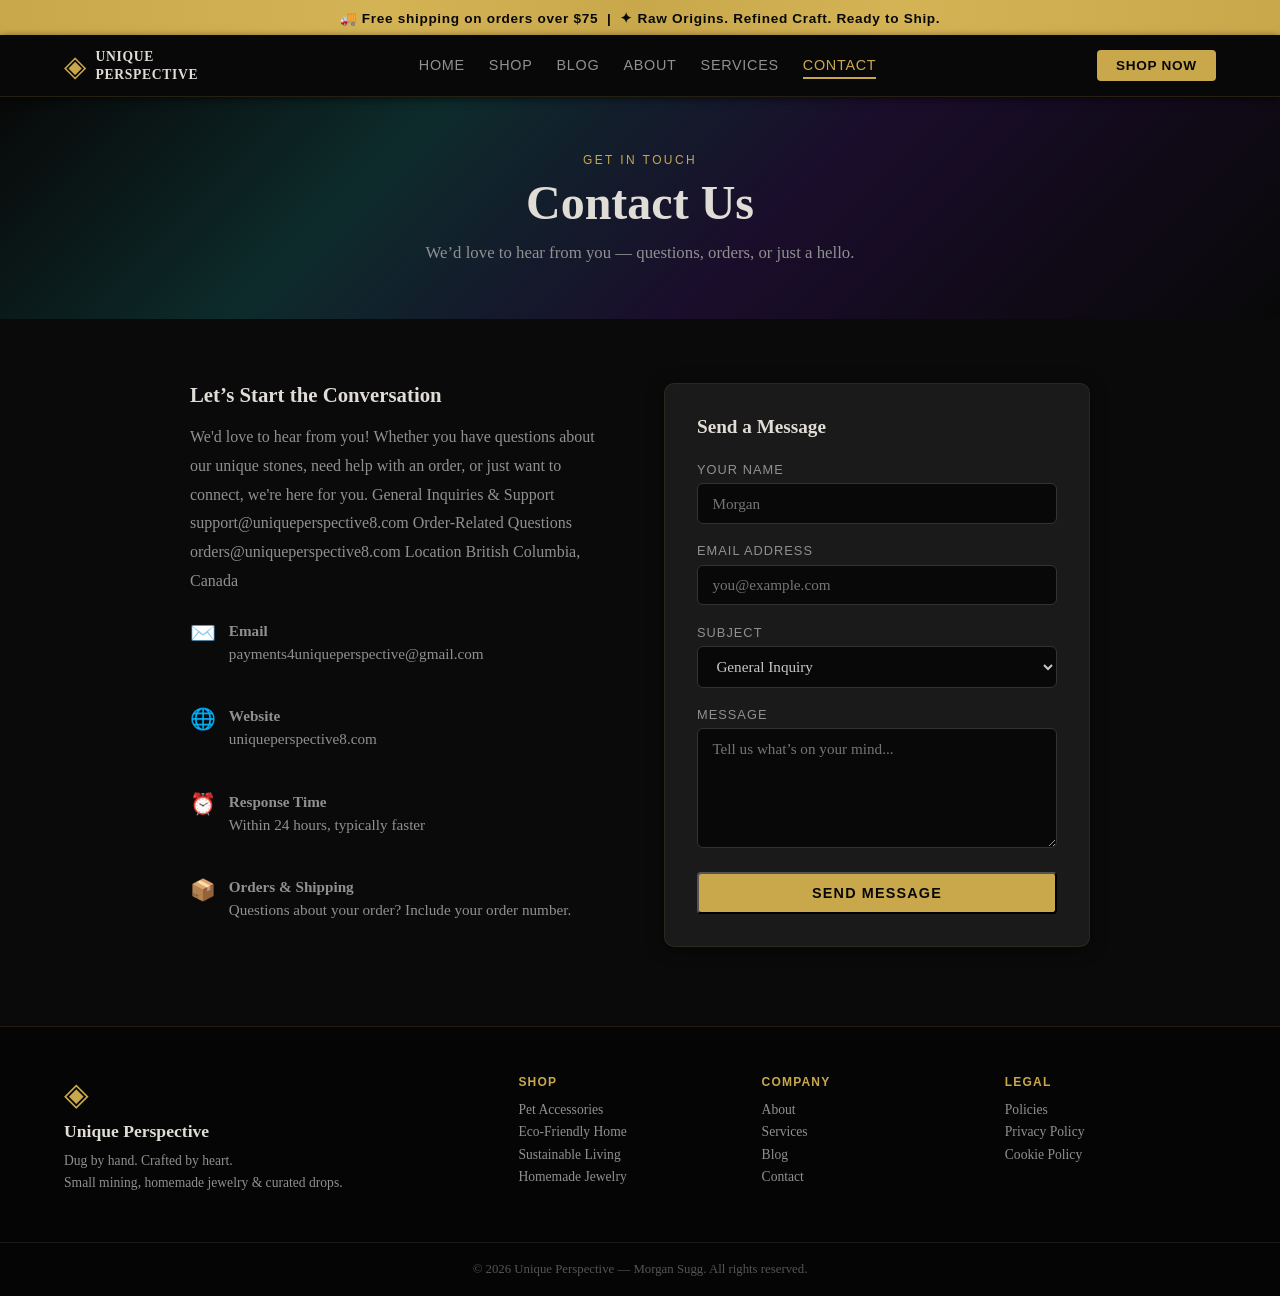
<file: contact.html>
<!DOCTYPE html>
<html lang="en">
<head>
<meta charset="UTF-8">
<meta name="viewport" content="width=device-width, initial-scale=1.0">
<title>Contact | Unique Perspective</title>
<link rel="stylesheet" href="style.css">
</head>
<body>
<div class="banner">🚚 Free shipping on orders over $75 &nbsp;|&nbsp; ✦ Raw Origins. Refined Craft. Ready to Ship.</div>
<header>
  <div class="header-inner">
    <a href="index.html" class="logo">
      <span class="logo-icon">◈</span>
      <span class="logo-text">Unique<br>Perspective</span>
    </a>
    <nav><a href="index.html">Home</a><a href="shop.html">Shop</a><a href="blog.html">Blog</a><a href="about.html">About</a><a href="services.html">Services</a><a href="contact.html" class="active">Contact</a></nav>
    <a href="shop.html" class="btn-header">Shop Now</a>
  </div>
</header>
<main>

<div class="page-hero">
  <div class="eyebrow">Get in Touch</div>
  <h1>Contact Us</h1>
  <p>We&rsquo;d love to hear from you &mdash; questions, orders, or just a hello.</p>
</div>
<section>
  <div class="section-inner">
    <div class="contact-grid">
      <div class="contact-info">
        <h3>Let&rsquo;s Start the Conversation</h3>
        <p>We&#x27;d love to hear from you! Whether you have questions about our unique stones, need help with an order, or just want to connect, we&#x27;re here for you. General Inquiries &amp; Support support@uniqueperspective8.com Order-Related Questions orders@uniqueperspective8.com Location British Columbia, Canada</p>
        <div class="contact-detail">
          <div class="icon">✉️</div>
          <p><strong>Email</strong><br>payments4uniqueperspective@gmail.com</p>
        </div>
        <div class="contact-detail">
          <div class="icon">🌐</div>
          <p><strong>Website</strong><br>uniqueperspective8.com</p>
        </div>
        <div class="contact-detail">
          <div class="icon">⏰</div>
          <p><strong>Response Time</strong><br>Within 24 hours, typically faster</p>
        </div>
        <div class="contact-detail">
          <div class="icon">📦</div>
          <p><strong>Orders &amp; Shipping</strong><br>Questions about your order? Include your order number.</p>
        </div>
      </div>
      <div class="contact-form">
        <h3>Send a Message</h3>
        <form>
          <div class="form-group"><label>Your Name</label><input type="text" placeholder="Morgan"></div>
          <div class="form-group"><label>Email Address</label><input type="email" placeholder="you@example.com"></div>
          <div class="form-group"><label>Subject</label>
            <select>
              <option>General Inquiry</option>
              <option>Order Question</option>
              <option>Custom Jewelry Request</option>
              <option>Wholesale / Sourcing</option>
              <option>Partnership</option>
            </select>
          </div>
          <div class="form-group"><label>Message</label><textarea placeholder="Tell us what&rsquo;s on your mind..."></textarea></div>
          <button type="submit" class="btn btn-primary" style="width:100%">Send Message</button>
        </form>
      </div>
    </div>
  </div>
</section>

</main>
<footer>
  <div class="footer-inner">
    <div class="footer-brand">
      <span class="logo-icon">◈</span>
      <strong>Unique Perspective</strong>
      <p>Dug by hand. Crafted by heart.<br>Small mining, homemade jewelry &amp; curated drops.</p>
    </div>
    <div class="footer-links">
      <h4>Shop</h4>
      <a href="shop.html#pet-accessories">Pet Accessories</a>
      <a href="shop.html#eco-friendly-home">Eco-Friendly Home</a>
      <a href="shop.html#sustainable-living">Sustainable Living</a>
      <a href="shop.html#homemade-jewelry">Homemade Jewelry</a>
    </div>
    <div class="footer-links">
      <h4>Company</h4>
      <a href="about.html">About</a>
      <a href="services.html">Services</a>
      <a href="blog.html">Blog</a>
      <a href="contact.html">Contact</a>
    </div>
    <div class="footer-links">
      <h4>Legal</h4>
      <a href="policies.html">Policies</a>
      <a href="privacy.html">Privacy Policy</a>
      <a href="cookies.html">Cookie Policy</a>
    </div>
  </div>
  <div class="footer-bottom">
    <p>&copy; 2026 Unique Perspective &mdash; Morgan Sugg. All rights reserved.</p>
  </div>
</footer>
</body>
</html>
</file>
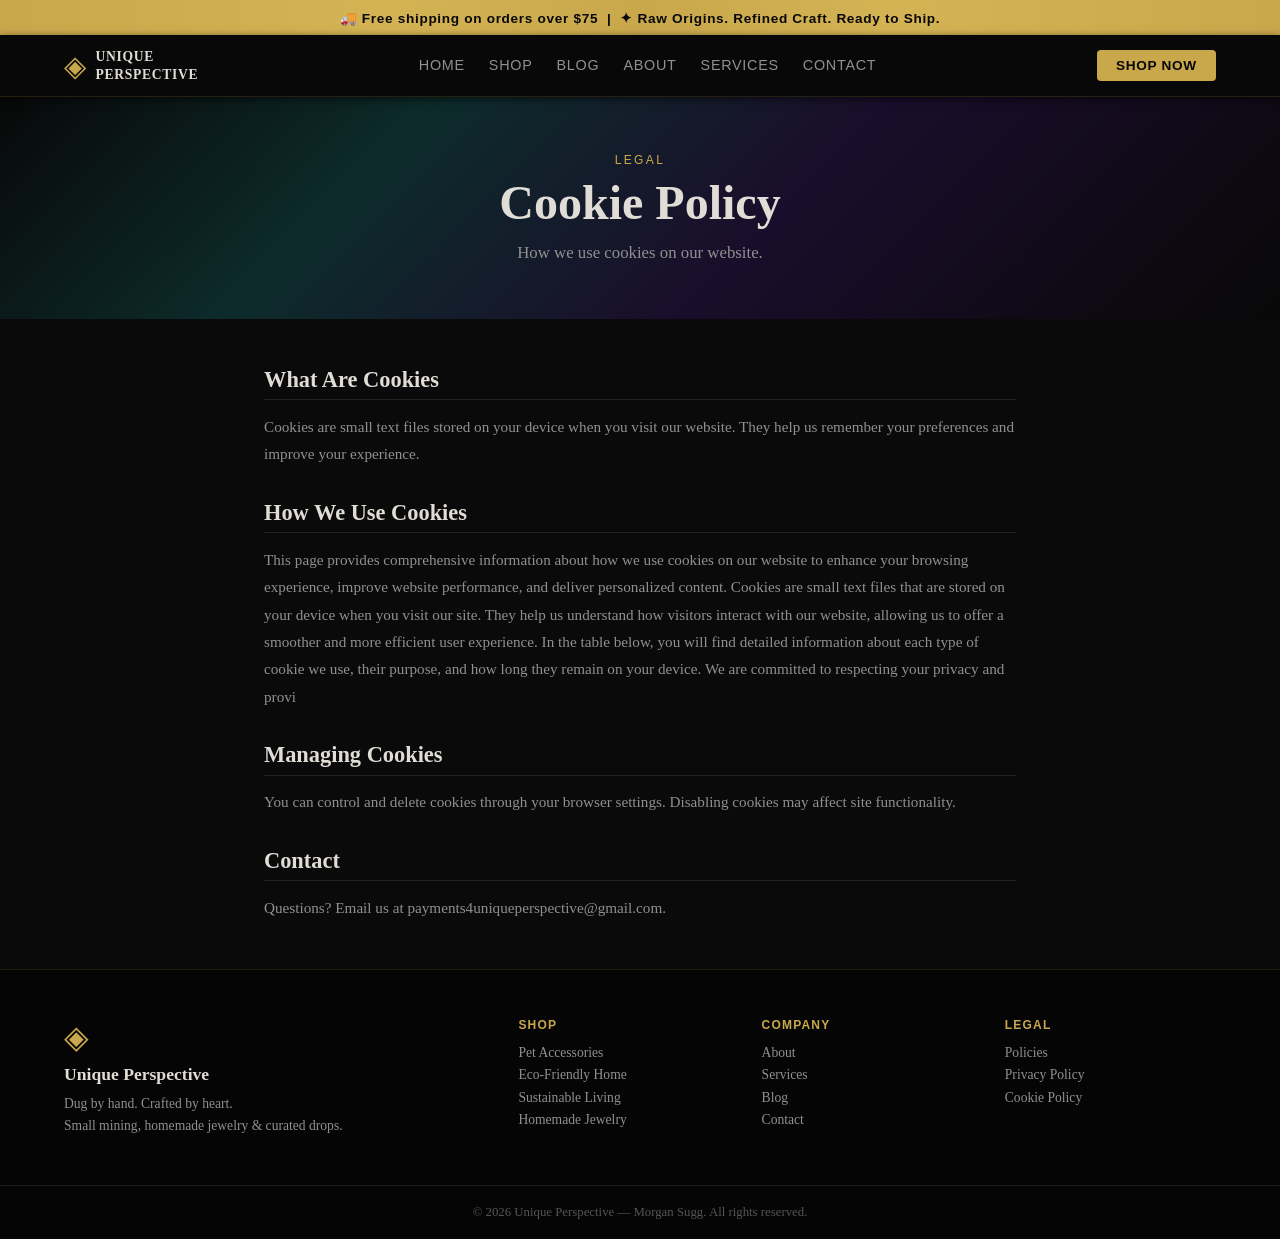
<file: cookies.html>
<!DOCTYPE html>
<html lang="en">
<head>
<meta charset="UTF-8">
<meta name="viewport" content="width=device-width, initial-scale=1.0">
<title>Cookie Policy | Unique Perspective</title>
<link rel="stylesheet" href="style.css">
</head>
<body>
<div class="banner">🚚 Free shipping on orders over $75 &nbsp;|&nbsp; ✦ Raw Origins. Refined Craft. Ready to Ship.</div>
<header>
  <div class="header-inner">
    <a href="index.html" class="logo">
      <span class="logo-icon">◈</span>
      <span class="logo-text">Unique<br>Perspective</span>
    </a>
    <nav><a href="index.html">Home</a><a href="shop.html">Shop</a><a href="blog.html">Blog</a><a href="about.html">About</a><a href="services.html">Services</a><a href="contact.html">Contact</a></nav>
    <a href="shop.html" class="btn-header">Shop Now</a>
  </div>
</header>
<main>

<div class="page-hero">
  <div class="eyebrow">Legal</div>
  <h1>Cookie Policy</h1>
  <p>How we use cookies on our website.</p>
</div>
<div class="policy-content">
  <h2>What Are Cookies</h2>
  <p>Cookies are small text files stored on your device when you visit our website. They help us remember your preferences and improve your experience.</p>
  <h2>How We Use Cookies</h2>
  <p>This page provides comprehensive information about how we use cookies on our website to enhance your browsing experience, improve website performance, and deliver personalized content. Cookies are small text files that are stored on your device when you visit our site. They help us understand how visitors interact with our website, allowing us to offer a smoother and more efficient user experience. In the table below, you will find detailed information about each type of cookie we use, their purpose, and how long they remain on your device. We are committed to respecting your privacy and provi</p>
  <h2>Managing Cookies</h2>
  <p>You can control and delete cookies through your browser settings. Disabling cookies may affect site functionality.</p>
  <h2>Contact</h2>
  <p>Questions? Email us at payments4uniqueperspective@gmail.com.</p>
</div>

</main>
<footer>
  <div class="footer-inner">
    <div class="footer-brand">
      <span class="logo-icon">◈</span>
      <strong>Unique Perspective</strong>
      <p>Dug by hand. Crafted by heart.<br>Small mining, homemade jewelry &amp; curated drops.</p>
    </div>
    <div class="footer-links">
      <h4>Shop</h4>
      <a href="shop.html#pet-accessories">Pet Accessories</a>
      <a href="shop.html#eco-friendly-home">Eco-Friendly Home</a>
      <a href="shop.html#sustainable-living">Sustainable Living</a>
      <a href="shop.html#homemade-jewelry">Homemade Jewelry</a>
    </div>
    <div class="footer-links">
      <h4>Company</h4>
      <a href="about.html">About</a>
      <a href="services.html">Services</a>
      <a href="blog.html">Blog</a>
      <a href="contact.html">Contact</a>
    </div>
    <div class="footer-links">
      <h4>Legal</h4>
      <a href="policies.html">Policies</a>
      <a href="privacy.html">Privacy Policy</a>
      <a href="cookies.html">Cookie Policy</a>
    </div>
  </div>
  <div class="footer-bottom">
    <p>&copy; 2026 Unique Perspective &mdash; Morgan Sugg. All rights reserved.</p>
  </div>
</footer>
</body>
</html>
</file>
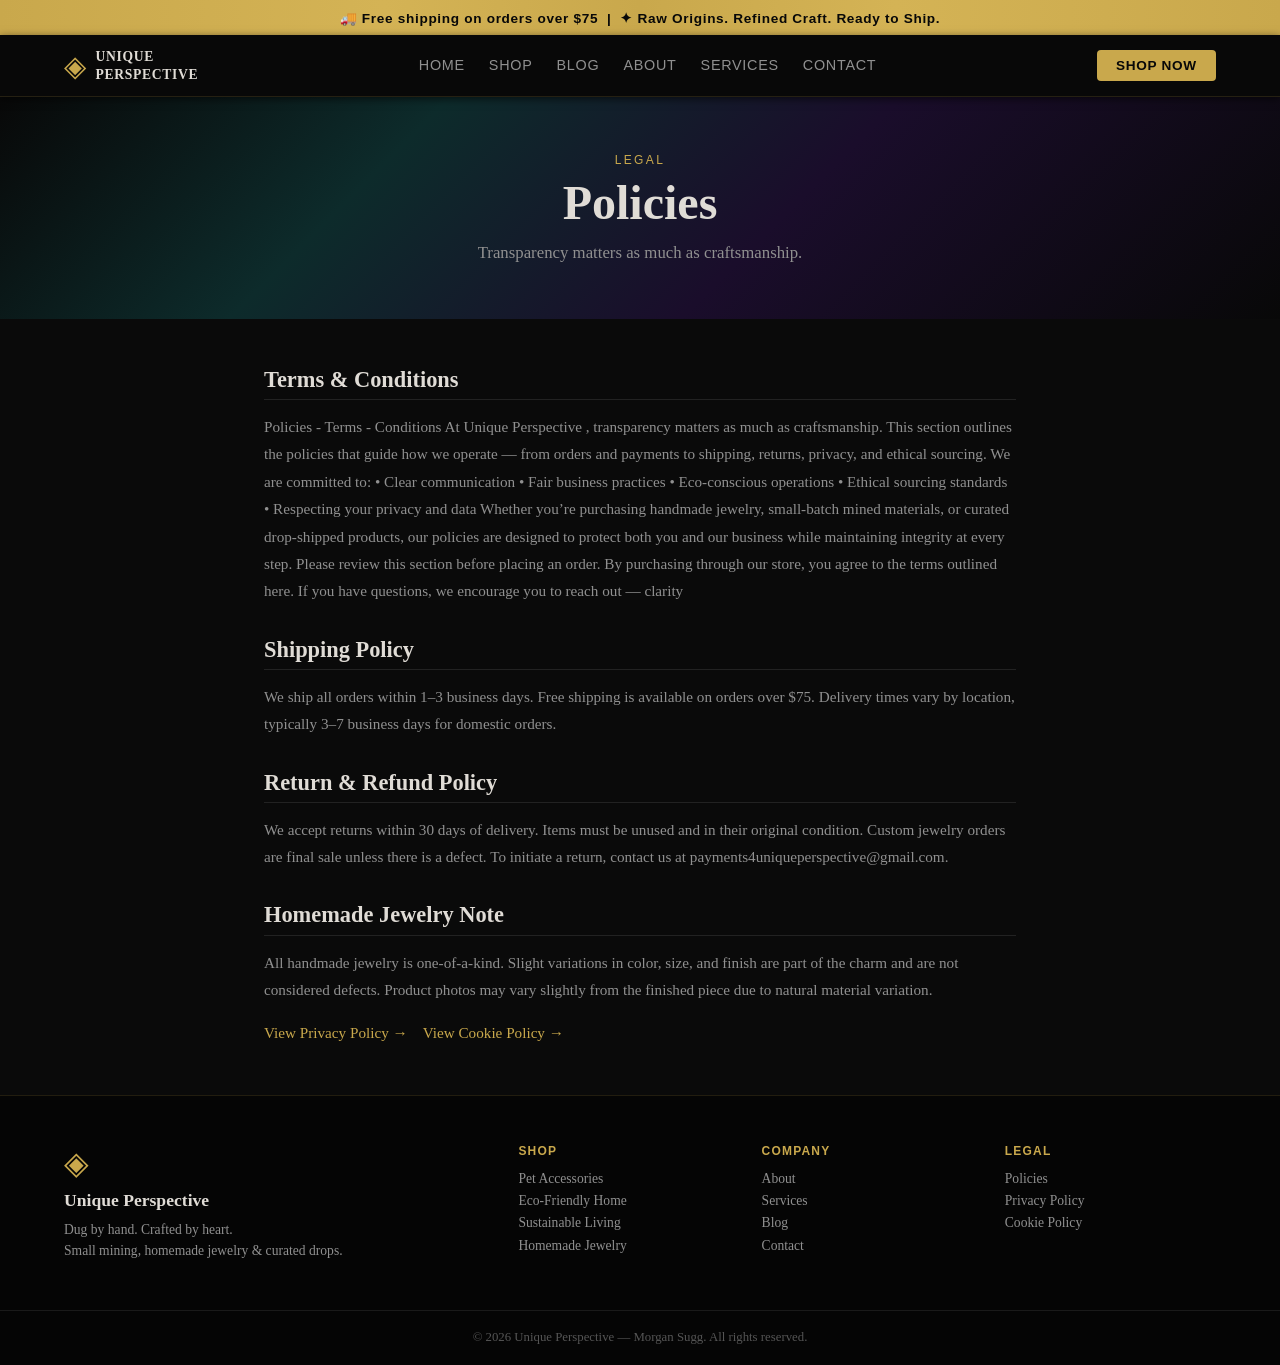
<file: policies.html>
<!DOCTYPE html>
<html lang="en">
<head>
<meta charset="UTF-8">
<meta name="viewport" content="width=device-width, initial-scale=1.0">
<title>Policies | Unique Perspective</title>
<link rel="stylesheet" href="style.css">
</head>
<body>
<div class="banner">🚚 Free shipping on orders over $75 &nbsp;|&nbsp; ✦ Raw Origins. Refined Craft. Ready to Ship.</div>
<header>
  <div class="header-inner">
    <a href="index.html" class="logo">
      <span class="logo-icon">◈</span>
      <span class="logo-text">Unique<br>Perspective</span>
    </a>
    <nav><a href="index.html">Home</a><a href="shop.html">Shop</a><a href="blog.html">Blog</a><a href="about.html">About</a><a href="services.html">Services</a><a href="contact.html">Contact</a></nav>
    <a href="shop.html" class="btn-header">Shop Now</a>
  </div>
</header>
<main>

<div class="page-hero">
  <div class="eyebrow">Legal</div>
  <h1>Policies</h1>
  <p>Transparency matters as much as craftsmanship.</p>
</div>
<div class="policy-content">
  <h2>Terms &amp; Conditions</h2>
  <p>Policies - Terms - Conditions At Unique Perspective , transparency matters as much as craftsmanship. This section outlines the policies that guide how we operate — from orders and payments to shipping, returns, privacy, and ethical sourcing. We are committed to: • Clear communication • Fair business practices • Eco-conscious operations • Ethical sourcing standards • Respecting your privacy and data Whether you’re purchasing handmade jewelry, small-batch mined materials, or curated drop-shipped products, our policies are designed to protect both you and our business while maintaining integrity at every step. Please review this section before placing an order. By purchasing through our store, you agree to the terms outlined here. If you have questions, we encourage you to reach out — clarity</p>
  <h2>Shipping Policy</h2>
  <p>We ship all orders within 1–3 business days. Free shipping is available on orders over $75. Delivery times vary by location, typically 3–7 business days for domestic orders.</p>
  <h2>Return &amp; Refund Policy</h2>
  <p>We accept returns within 30 days of delivery. Items must be unused and in their original condition. Custom jewelry orders are final sale unless there is a defect. To initiate a return, contact us at payments4uniqueperspective@gmail.com.</p>
  <h2>Homemade Jewelry Note</h2>
  <p>All handmade jewelry is one-of-a-kind. Slight variations in color, size, and finish are part of the charm and are not considered defects. Product photos may vary slightly from the finished piece due to natural material variation.</p>
  <p><a href="privacy.html">View Privacy Policy &rarr;</a> &nbsp;&nbsp; <a href="cookies.html">View Cookie Policy &rarr;</a></p>
</div>

</main>
<footer>
  <div class="footer-inner">
    <div class="footer-brand">
      <span class="logo-icon">◈</span>
      <strong>Unique Perspective</strong>
      <p>Dug by hand. Crafted by heart.<br>Small mining, homemade jewelry &amp; curated drops.</p>
    </div>
    <div class="footer-links">
      <h4>Shop</h4>
      <a href="shop.html#pet-accessories">Pet Accessories</a>
      <a href="shop.html#eco-friendly-home">Eco-Friendly Home</a>
      <a href="shop.html#sustainable-living">Sustainable Living</a>
      <a href="shop.html#homemade-jewelry">Homemade Jewelry</a>
    </div>
    <div class="footer-links">
      <h4>Company</h4>
      <a href="about.html">About</a>
      <a href="services.html">Services</a>
      <a href="blog.html">Blog</a>
      <a href="contact.html">Contact</a>
    </div>
    <div class="footer-links">
      <h4>Legal</h4>
      <a href="policies.html">Policies</a>
      <a href="privacy.html">Privacy Policy</a>
      <a href="cookies.html">Cookie Policy</a>
    </div>
  </div>
  <div class="footer-bottom">
    <p>&copy; 2026 Unique Perspective &mdash; Morgan Sugg. All rights reserved.</p>
  </div>
</footer>
</body>
</html>
</file>
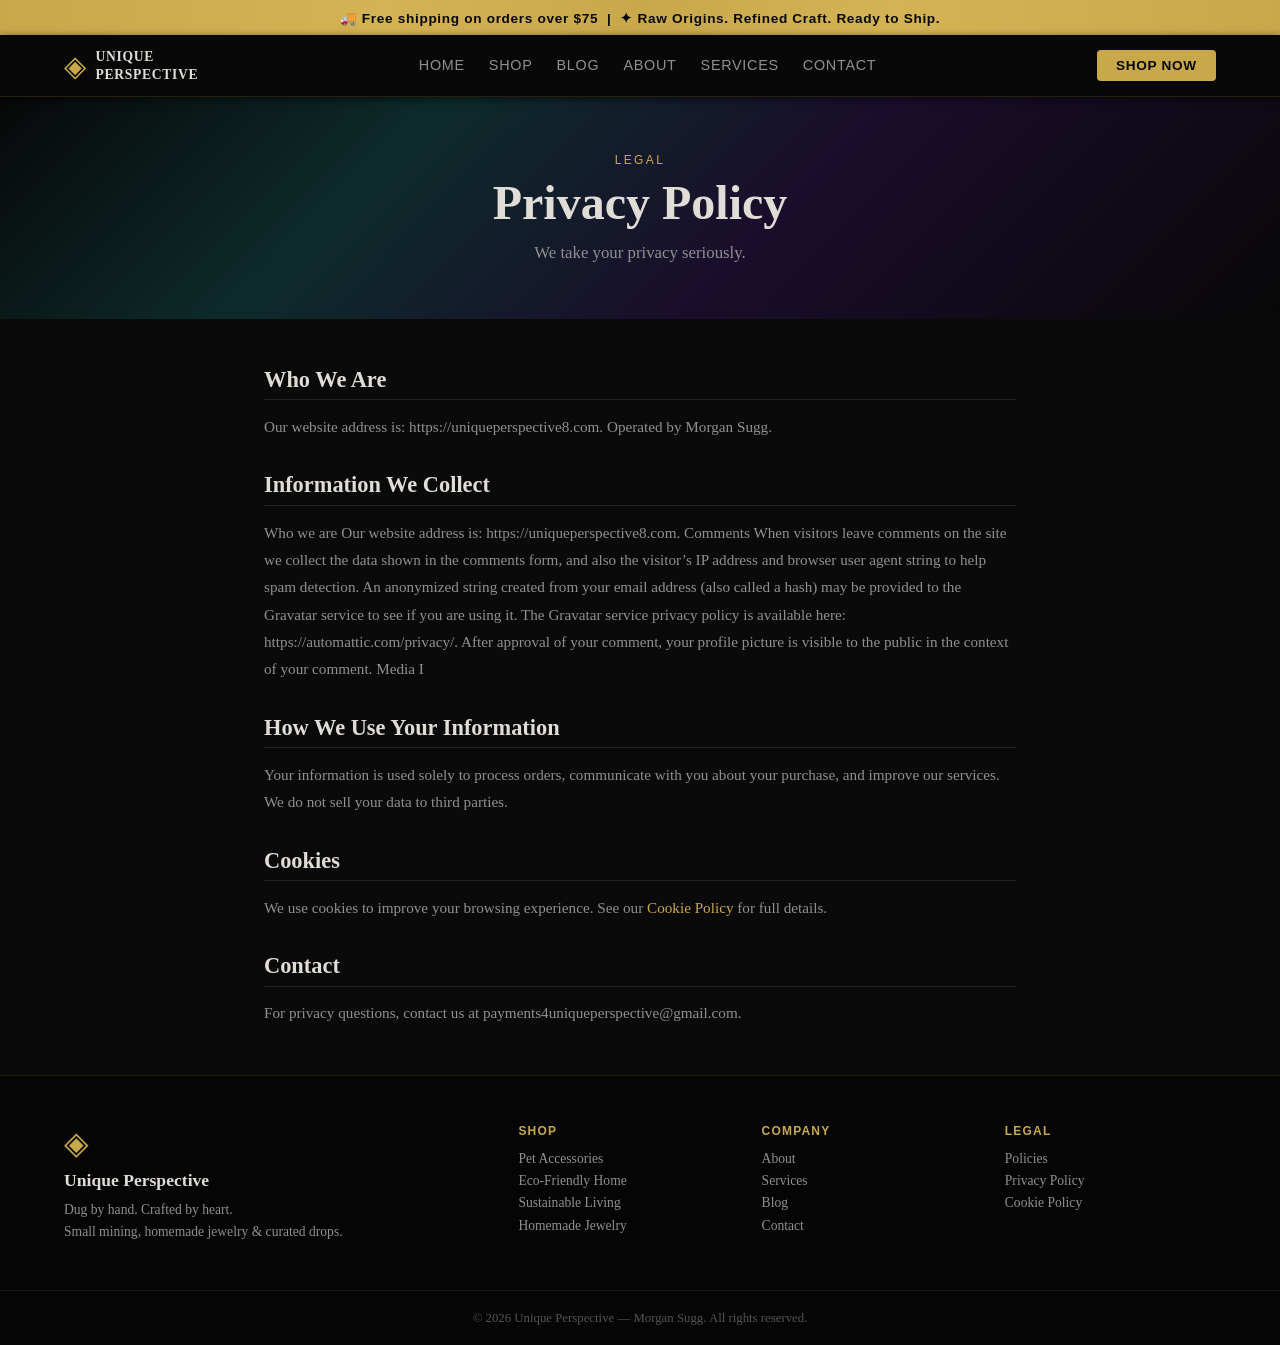
<file: privacy.html>
<!DOCTYPE html>
<html lang="en">
<head>
<meta charset="UTF-8">
<meta name="viewport" content="width=device-width, initial-scale=1.0">
<title>Privacy Policy | Unique Perspective</title>
<link rel="stylesheet" href="style.css">
</head>
<body>
<div class="banner">🚚 Free shipping on orders over $75 &nbsp;|&nbsp; ✦ Raw Origins. Refined Craft. Ready to Ship.</div>
<header>
  <div class="header-inner">
    <a href="index.html" class="logo">
      <span class="logo-icon">◈</span>
      <span class="logo-text">Unique<br>Perspective</span>
    </a>
    <nav><a href="index.html">Home</a><a href="shop.html">Shop</a><a href="blog.html">Blog</a><a href="about.html">About</a><a href="services.html">Services</a><a href="contact.html">Contact</a></nav>
    <a href="shop.html" class="btn-header">Shop Now</a>
  </div>
</header>
<main>

<div class="page-hero">
  <div class="eyebrow">Legal</div>
  <h1>Privacy Policy</h1>
  <p>We take your privacy seriously.</p>
</div>
<div class="policy-content">
  <h2>Who We Are</h2>
  <p>Our website address is: https://uniqueperspective8.com. Operated by Morgan Sugg.</p>
  <h2>Information We Collect</h2>
  <p>Who we are Our website address is: https://uniqueperspective8.com. Comments When visitors leave comments on the site we collect the data shown in the comments form, and also the visitor’s IP address and browser user agent string to help spam detection. An anonymized string created from your email address (also called a hash) may be provided to the Gravatar service to see if you are using it. The Gravatar service privacy policy is available here: https://automattic.com/privacy/. After approval of your comment, your profile picture is visible to the public in the context of your comment. Media I</p>
  <h2>How We Use Your Information</h2>
  <p>Your information is used solely to process orders, communicate with you about your purchase, and improve our services. We do not sell your data to third parties.</p>
  <h2>Cookies</h2>
  <p>We use cookies to improve your browsing experience. See our <a href="cookies.html">Cookie Policy</a> for full details.</p>
  <h2>Contact</h2>
  <p>For privacy questions, contact us at payments4uniqueperspective@gmail.com.</p>
</div>

</main>
<footer>
  <div class="footer-inner">
    <div class="footer-brand">
      <span class="logo-icon">◈</span>
      <strong>Unique Perspective</strong>
      <p>Dug by hand. Crafted by heart.<br>Small mining, homemade jewelry &amp; curated drops.</p>
    </div>
    <div class="footer-links">
      <h4>Shop</h4>
      <a href="shop.html#pet-accessories">Pet Accessories</a>
      <a href="shop.html#eco-friendly-home">Eco-Friendly Home</a>
      <a href="shop.html#sustainable-living">Sustainable Living</a>
      <a href="shop.html#homemade-jewelry">Homemade Jewelry</a>
    </div>
    <div class="footer-links">
      <h4>Company</h4>
      <a href="about.html">About</a>
      <a href="services.html">Services</a>
      <a href="blog.html">Blog</a>
      <a href="contact.html">Contact</a>
    </div>
    <div class="footer-links">
      <h4>Legal</h4>
      <a href="policies.html">Policies</a>
      <a href="privacy.html">Privacy Policy</a>
      <a href="cookies.html">Cookie Policy</a>
    </div>
  </div>
  <div class="footer-bottom">
    <p>&copy; 2026 Unique Perspective &mdash; Morgan Sugg. All rights reserved.</p>
  </div>
</footer>
</body>
</html>
</file>
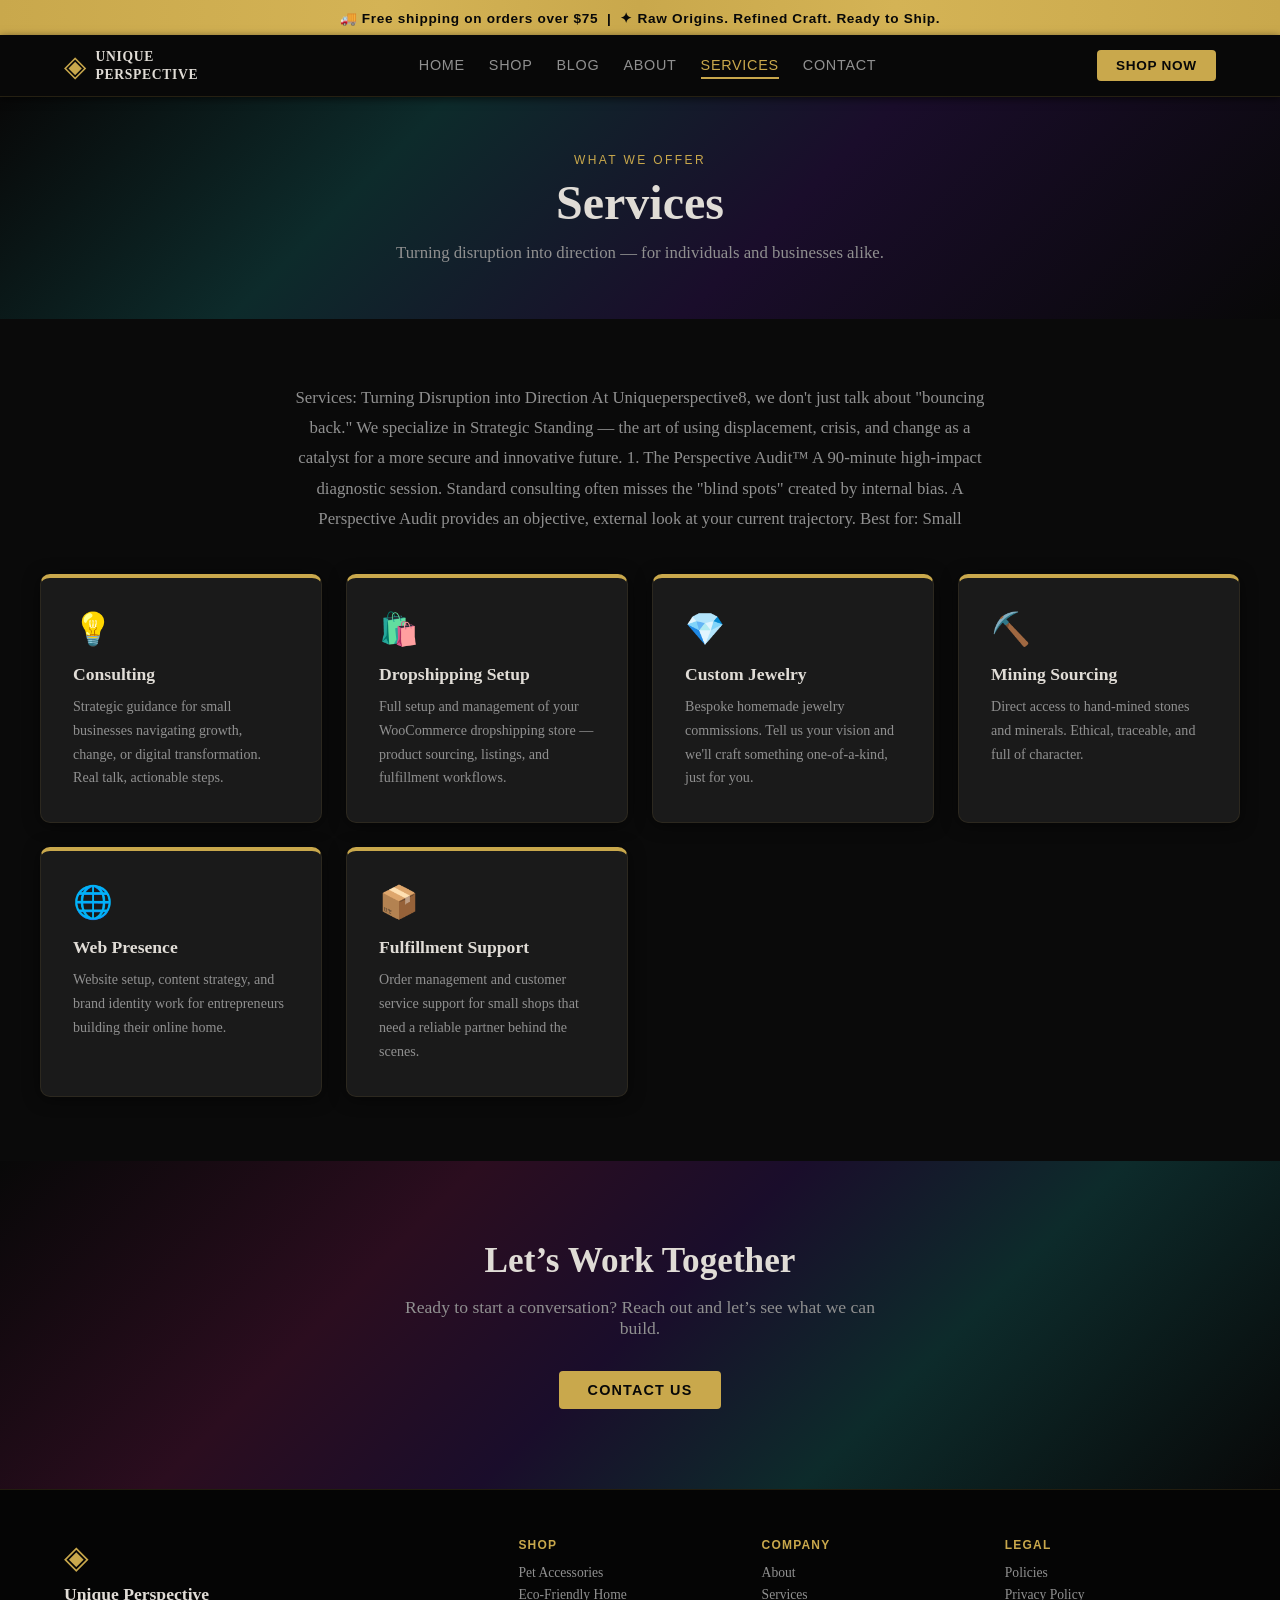
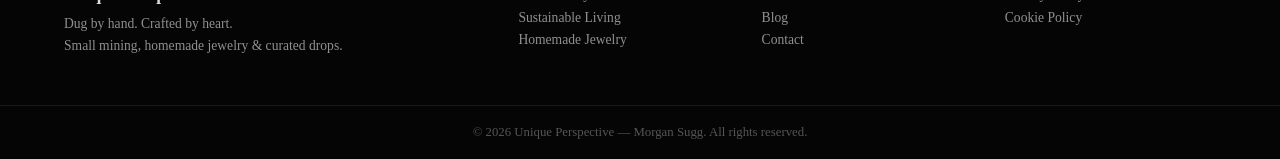
<file: services.html>
<!DOCTYPE html>
<html lang="en">
<head>
<meta charset="UTF-8">
<meta name="viewport" content="width=device-width, initial-scale=1.0">
<title>Services | Unique Perspective</title>
<link rel="stylesheet" href="style.css">
</head>
<body>
<div class="banner">🚚 Free shipping on orders over $75 &nbsp;|&nbsp; ✦ Raw Origins. Refined Craft. Ready to Ship.</div>
<header>
  <div class="header-inner">
    <a href="index.html" class="logo">
      <span class="logo-icon">◈</span>
      <span class="logo-text">Unique<br>Perspective</span>
    </a>
    <nav><a href="index.html">Home</a><a href="shop.html">Shop</a><a href="blog.html">Blog</a><a href="about.html">About</a><a href="services.html" class="active">Services</a><a href="contact.html">Contact</a></nav>
    <a href="shop.html" class="btn-header">Shop Now</a>
  </div>
</header>
<main>

<div class="page-hero">
  <div class="eyebrow">What We Offer</div>
  <h1>Services</h1>
  <p>Turning disruption into direction &mdash; for individuals and businesses alike.</p>
</div>
<section>
  <div class="section-inner">
    <div class="section-header">
      <p style="max-width:700px;margin:0 auto;line-height:1.8;color:var(--stone)">Services: Turning Disruption into Direction At Uniqueperspective8, we don&#x27;t just talk about &quot;bouncing back.&quot; We specialize in Strategic Standing — the art of using displacement, crisis, and change as a catalyst for a more secure and innovative future. 1. The Perspective Audit™ A 90-minute high-impact diagnostic session. Standard consulting often misses the &quot;blind spots&quot; created by internal bias. A Perspective Audit provides an objective, external look at your current trajectory. Best for: Small </p>
    </div>
    <div class="services-grid">
      <div class="service-card"><div class="icon">💡</div><h3>Consulting</h3><p>Strategic guidance for small businesses navigating growth, change, or digital transformation. Real talk, actionable steps.</p></div>
      <div class="service-card"><div class="icon">🛍️</div><h3>Dropshipping Setup</h3><p>Full setup and management of your WooCommerce dropshipping store — product sourcing, listings, and fulfillment workflows.</p></div>
      <div class="service-card"><div class="icon">💎</div><h3>Custom Jewelry</h3><p>Bespoke homemade jewelry commissions. Tell us your vision and we'll craft something one-of-a-kind, just for you.</p></div>
      <div class="service-card"><div class="icon">⛏️</div><h3>Mining Sourcing</h3><p>Direct access to hand-mined stones and minerals. Ethical, traceable, and full of character.</p></div>
      <div class="service-card"><div class="icon">🌐</div><h3>Web Presence</h3><p>Website setup, content strategy, and brand identity work for entrepreneurs building their online home.</p></div>
      <div class="service-card"><div class="icon">📦</div><h3>Fulfillment Support</h3><p>Order management and customer service support for small shops that need a reliable partner behind the scenes.</p></div>
    </div>
  </div>
</section>
<div class="cta-section">
  <h2>Let&rsquo;s Work Together</h2>
  <p>Ready to start a conversation? Reach out and let&rsquo;s see what we can build.</p>
  <a href="contact.html" class="btn btn-primary">Contact Us</a>
</div>

</main>
<footer>
  <div class="footer-inner">
    <div class="footer-brand">
      <span class="logo-icon">◈</span>
      <strong>Unique Perspective</strong>
      <p>Dug by hand. Crafted by heart.<br>Small mining, homemade jewelry &amp; curated drops.</p>
    </div>
    <div class="footer-links">
      <h4>Shop</h4>
      <a href="shop.html#pet-accessories">Pet Accessories</a>
      <a href="shop.html#eco-friendly-home">Eco-Friendly Home</a>
      <a href="shop.html#sustainable-living">Sustainable Living</a>
      <a href="shop.html#homemade-jewelry">Homemade Jewelry</a>
    </div>
    <div class="footer-links">
      <h4>Company</h4>
      <a href="about.html">About</a>
      <a href="services.html">Services</a>
      <a href="blog.html">Blog</a>
      <a href="contact.html">Contact</a>
    </div>
    <div class="footer-links">
      <h4>Legal</h4>
      <a href="policies.html">Policies</a>
      <a href="privacy.html">Privacy Policy</a>
      <a href="cookies.html">Cookie Policy</a>
    </div>
  </div>
  <div class="footer-bottom">
    <p>&copy; 2026 Unique Perspective &mdash; Morgan Sugg. All rights reserved.</p>
  </div>
</footer>
</body>
</html>
</file>
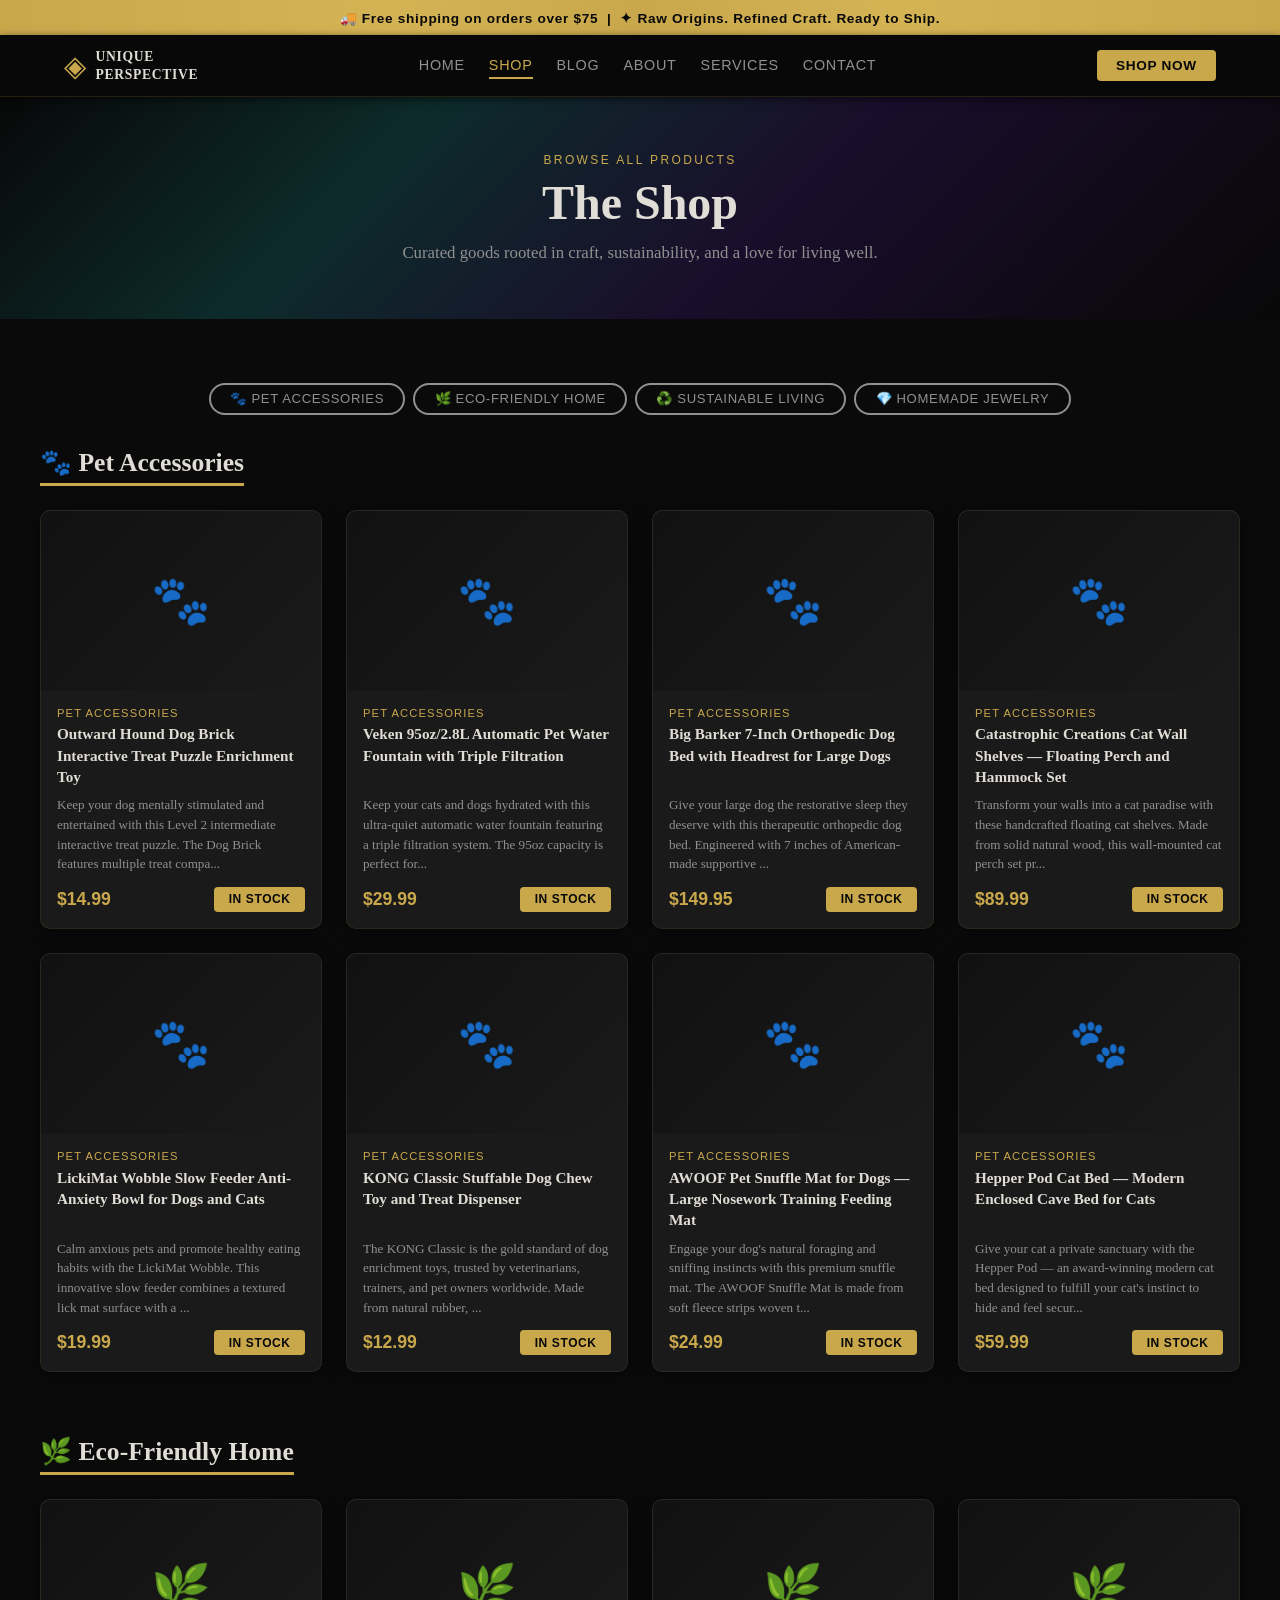
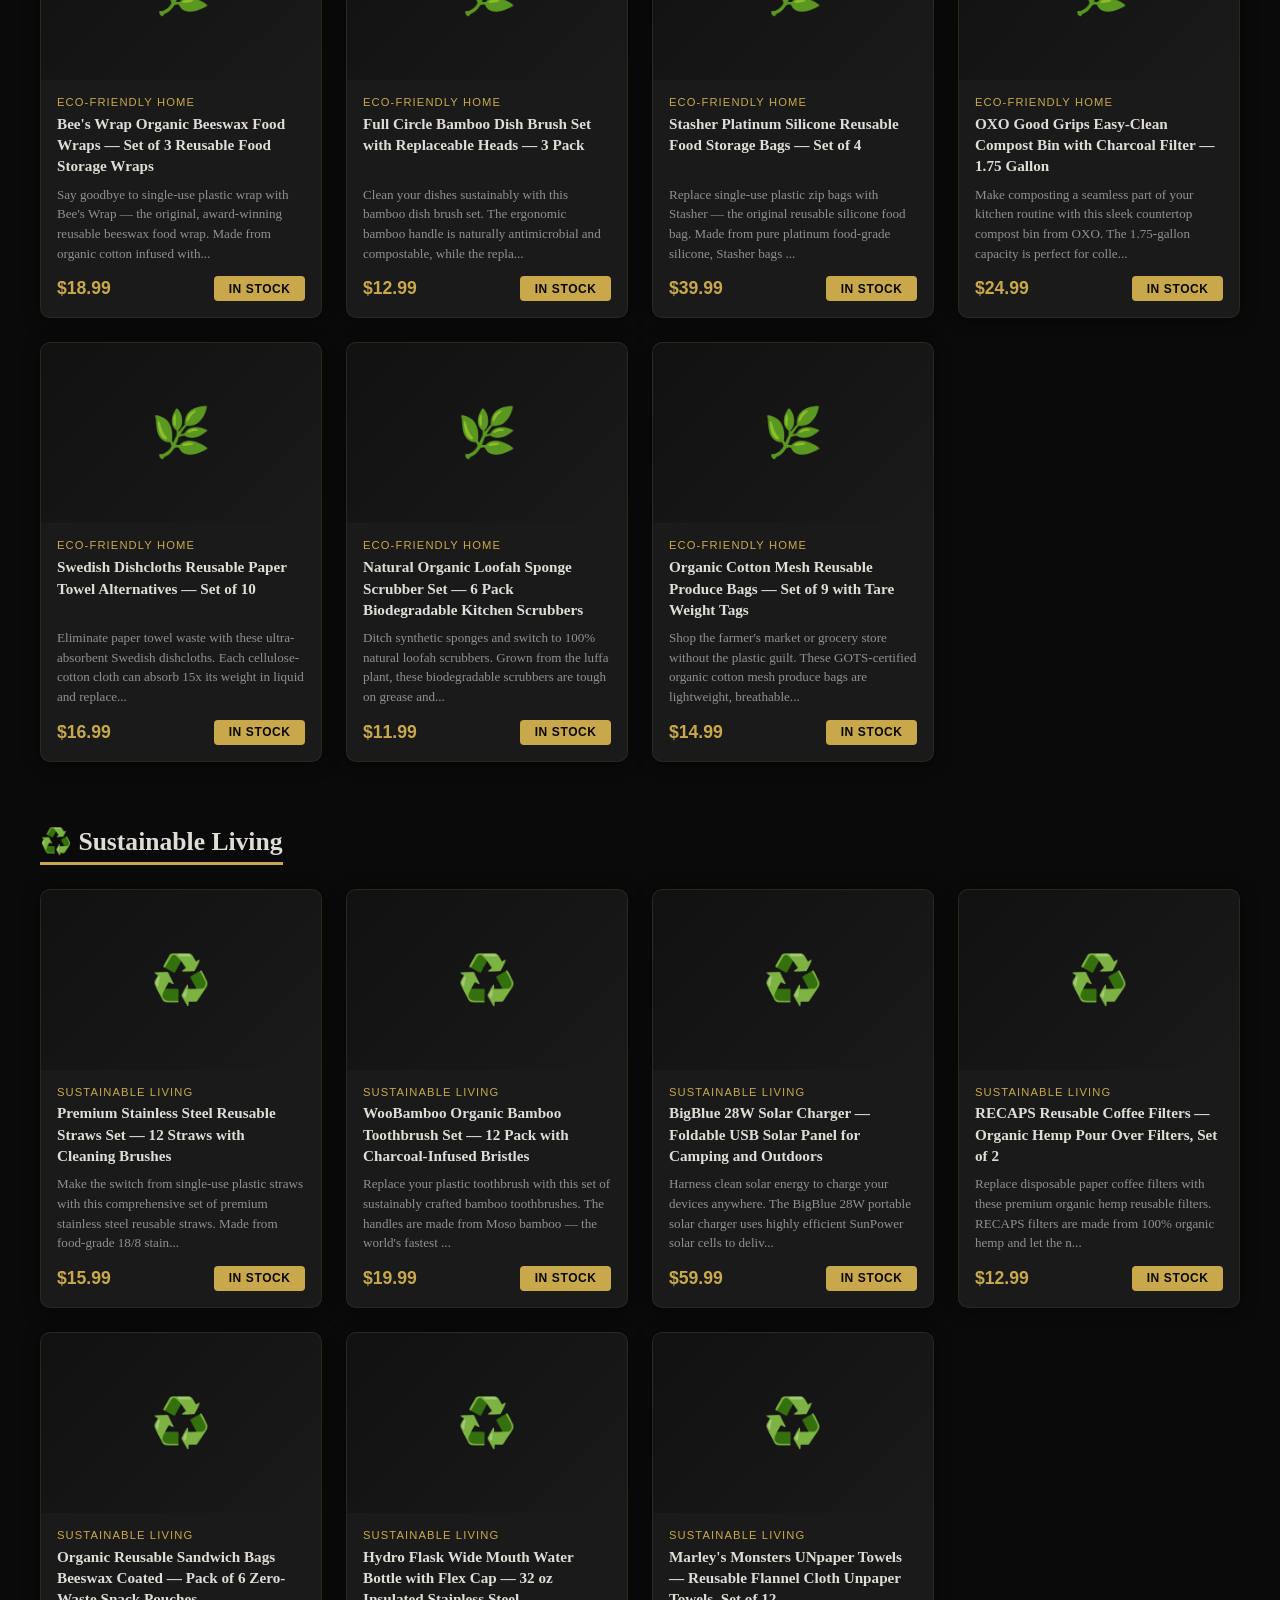
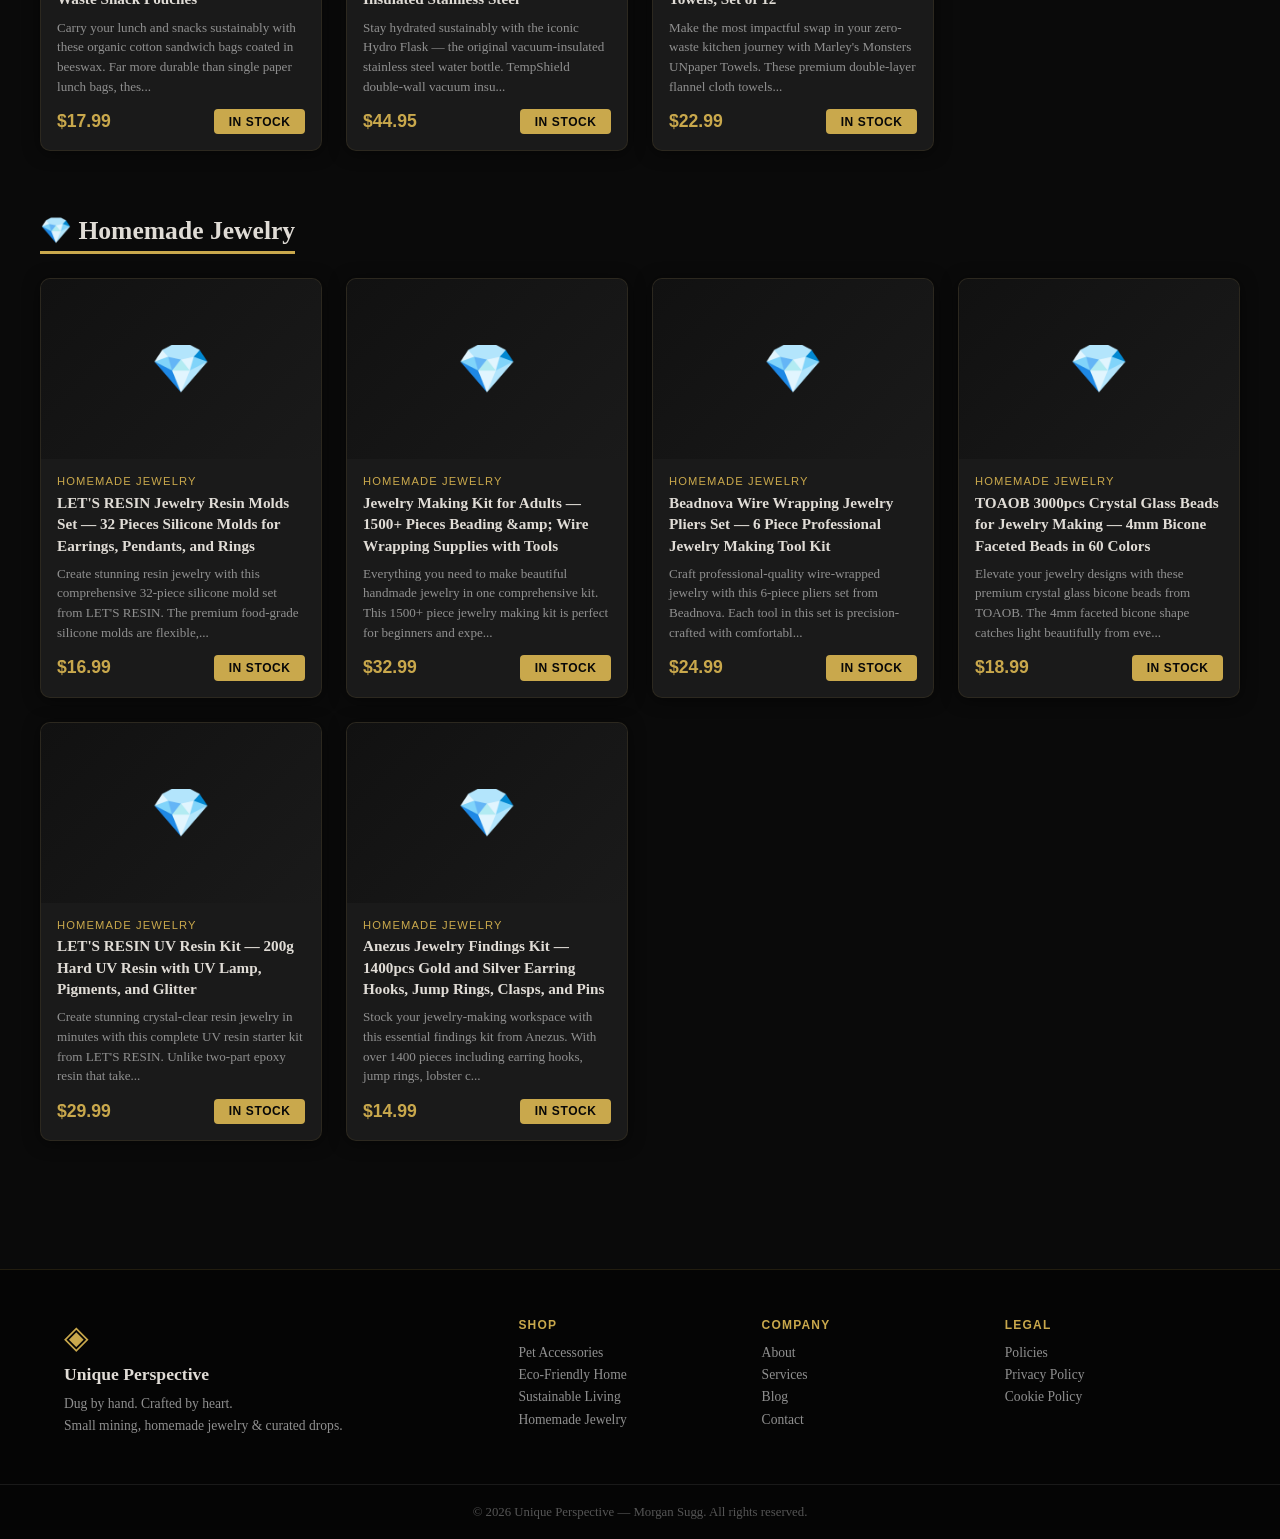
<file: shop.html>
<!DOCTYPE html>
<html lang="en">
<head>
<meta charset="UTF-8">
<meta name="viewport" content="width=device-width, initial-scale=1.0">
<title>Shop | Unique Perspective</title>
<link rel="stylesheet" href="style.css">
</head>
<body>
<div class="banner">🚚 Free shipping on orders over $75 &nbsp;|&nbsp; ✦ Raw Origins. Refined Craft. Ready to Ship.</div>
<header>
  <div class="header-inner">
    <a href="index.html" class="logo">
      <span class="logo-icon">◈</span>
      <span class="logo-text">Unique<br>Perspective</span>
    </a>
    <nav><a href="index.html">Home</a><a href="shop.html" class="active">Shop</a><a href="blog.html">Blog</a><a href="about.html">About</a><a href="services.html">Services</a><a href="contact.html">Contact</a></nav>
    <a href="shop.html" class="btn-header">Shop Now</a>
  </div>
</header>
<main>

<div class="page-hero">
  <div class="eyebrow">Browse All Products</div>
  <h1>The Shop</h1>
  <p>Curated goods rooted in craft, sustainability, and a love for living well.</p>
</div>
<section>
  <div class="section-inner">
    <div class="cat-tabs">
      <a href="#pet-accessories" class="cat-tab">🐾 Pet Accessories</a>
      <a href="#eco-friendly-home" class="cat-tab">🌿 Eco-Friendly Home</a>
      <a href="#sustainable-living" class="cat-tab">♻️ Sustainable Living</a>
      <a href="#homemade-jewelry" class="cat-tab">💎 Homemade Jewelry</a>
    </div>
    <span class="cat-anchor" id="pet-accessories"></span>
  <div class="cat-section">
    <h2>🐾 Pet Accessories</h2>
    <div class="product-grid"><div class="product-card" data-cat="Pet Accessories">
      <div class="product-img">🐾</div>
      <div class="product-body">
        <div class="product-category">Pet Accessories</div>
        <div class="product-title">Outward Hound Dog Brick Interactive Treat Puzzle Enrichment Toy</div>
        <div class="product-desc">Keep your dog mentally stimulated and entertained with this Level 2 intermediate interactive treat puzzle. The Dog Brick features multiple treat compa...</div>
        <div class="product-footer">
          <span class="product-price">$14.99</span>
          <span class="product-buy">In Stock</span>
        </div>
      </div>
    </div><div class="product-card" data-cat="Pet Accessories">
      <div class="product-img">🐾</div>
      <div class="product-body">
        <div class="product-category">Pet Accessories</div>
        <div class="product-title">Veken 95oz/2.8L Automatic Pet Water Fountain with Triple Filtration</div>
        <div class="product-desc">Keep your cats and dogs hydrated with this ultra-quiet automatic water fountain featuring a triple filtration system. The 95oz capacity is perfect for...</div>
        <div class="product-footer">
          <span class="product-price">$29.99</span>
          <span class="product-buy">In Stock</span>
        </div>
      </div>
    </div><div class="product-card" data-cat="Pet Accessories">
      <div class="product-img">🐾</div>
      <div class="product-body">
        <div class="product-category">Pet Accessories</div>
        <div class="product-title">Big Barker 7-Inch Orthopedic Dog Bed with Headrest for Large Dogs</div>
        <div class="product-desc">Give your large dog the restorative sleep they deserve with this therapeutic orthopedic dog bed. Engineered with 7 inches of American-made supportive ...</div>
        <div class="product-footer">
          <span class="product-price">$149.95</span>
          <span class="product-buy">In Stock</span>
        </div>
      </div>
    </div><div class="product-card" data-cat="Pet Accessories">
      <div class="product-img">🐾</div>
      <div class="product-body">
        <div class="product-category">Pet Accessories</div>
        <div class="product-title">Catastrophic Creations Cat Wall Shelves — Floating Perch and Hammock Set</div>
        <div class="product-desc">Transform your walls into a cat paradise with these handcrafted floating cat shelves. Made from solid natural wood, this wall-mounted cat perch set pr...</div>
        <div class="product-footer">
          <span class="product-price">$89.99</span>
          <span class="product-buy">In Stock</span>
        </div>
      </div>
    </div><div class="product-card" data-cat="Pet Accessories">
      <div class="product-img">🐾</div>
      <div class="product-body">
        <div class="product-category">Pet Accessories</div>
        <div class="product-title">LickiMat Wobble Slow Feeder Anti-Anxiety Bowl for Dogs and Cats</div>
        <div class="product-desc">Calm anxious pets and promote healthy eating habits with the LickiMat Wobble. This innovative slow feeder combines a textured lick mat surface with a ...</div>
        <div class="product-footer">
          <span class="product-price">$19.99</span>
          <span class="product-buy">In Stock</span>
        </div>
      </div>
    </div><div class="product-card" data-cat="Pet Accessories">
      <div class="product-img">🐾</div>
      <div class="product-body">
        <div class="product-category">Pet Accessories</div>
        <div class="product-title">KONG Classic Stuffable Dog Chew Toy and Treat Dispenser</div>
        <div class="product-desc">The KONG Classic is the gold standard of dog enrichment toys, trusted by veterinarians, trainers, and pet owners worldwide. Made from natural rubber, ...</div>
        <div class="product-footer">
          <span class="product-price">$12.99</span>
          <span class="product-buy">In Stock</span>
        </div>
      </div>
    </div><div class="product-card" data-cat="Pet Accessories">
      <div class="product-img">🐾</div>
      <div class="product-body">
        <div class="product-category">Pet Accessories</div>
        <div class="product-title">AWOOF Pet Snuffle Mat for Dogs — Large Nosework Training Feeding Mat</div>
        <div class="product-desc">Engage your dog&#x27;s natural foraging and sniffing instincts with this premium snuffle mat. The AWOOF Snuffle Mat is made from soft fleece strips woven t...</div>
        <div class="product-footer">
          <span class="product-price">$24.99</span>
          <span class="product-buy">In Stock</span>
        </div>
      </div>
    </div><div class="product-card" data-cat="Pet Accessories">
      <div class="product-img">🐾</div>
      <div class="product-body">
        <div class="product-category">Pet Accessories</div>
        <div class="product-title">Hepper Pod Cat Bed — Modern Enclosed Cave Bed for Cats</div>
        <div class="product-desc">Give your cat a private sanctuary with the Hepper Pod — an award-winning modern cat bed designed to fulfill your cat&#x27;s instinct to hide and feel secur...</div>
        <div class="product-footer">
          <span class="product-price">$59.99</span>
          <span class="product-buy">In Stock</span>
        </div>
      </div>
    </div></div>
  </div><span class="cat-anchor" id="eco-friendly-home"></span>
  <div class="cat-section">
    <h2>🌿 Eco-Friendly Home</h2>
    <div class="product-grid"><div class="product-card" data-cat="Eco-Friendly Home">
      <div class="product-img">🌿</div>
      <div class="product-body">
        <div class="product-category">Eco-Friendly Home</div>
        <div class="product-title">Bee&#x27;s Wrap Organic Beeswax Food Wraps — Set of 3 Reusable Food Storage Wraps</div>
        <div class="product-desc">Say goodbye to single-use plastic wrap with Bee&#x27;s Wrap — the original, award-winning reusable beeswax food wrap. Made from organic cotton infused with...</div>
        <div class="product-footer">
          <span class="product-price">$18.99</span>
          <span class="product-buy">In Stock</span>
        </div>
      </div>
    </div><div class="product-card" data-cat="Eco-Friendly Home">
      <div class="product-img">🌿</div>
      <div class="product-body">
        <div class="product-category">Eco-Friendly Home</div>
        <div class="product-title">Full Circle Bamboo Dish Brush Set with Replaceable Heads — 3 Pack</div>
        <div class="product-desc">Clean your dishes sustainably with this bamboo dish brush set. The ergonomic bamboo handle is naturally antimicrobial and compostable, while the repla...</div>
        <div class="product-footer">
          <span class="product-price">$12.99</span>
          <span class="product-buy">In Stock</span>
        </div>
      </div>
    </div><div class="product-card" data-cat="Eco-Friendly Home">
      <div class="product-img">🌿</div>
      <div class="product-body">
        <div class="product-category">Eco-Friendly Home</div>
        <div class="product-title">Stasher Platinum Silicone Reusable Food Storage Bags — Set of 4</div>
        <div class="product-desc">Replace single-use plastic zip bags with Stasher — the original reusable silicone food bag. Made from pure platinum food-grade silicone, Stasher bags ...</div>
        <div class="product-footer">
          <span class="product-price">$39.99</span>
          <span class="product-buy">In Stock</span>
        </div>
      </div>
    </div><div class="product-card" data-cat="Eco-Friendly Home">
      <div class="product-img">🌿</div>
      <div class="product-body">
        <div class="product-category">Eco-Friendly Home</div>
        <div class="product-title">OXO Good Grips Easy-Clean Compost Bin with Charcoal Filter — 1.75 Gallon</div>
        <div class="product-desc">Make composting a seamless part of your kitchen routine with this sleek countertop compost bin from OXO. The 1.75-gallon capacity is perfect for colle...</div>
        <div class="product-footer">
          <span class="product-price">$24.99</span>
          <span class="product-buy">In Stock</span>
        </div>
      </div>
    </div><div class="product-card" data-cat="Eco-Friendly Home">
      <div class="product-img">🌿</div>
      <div class="product-body">
        <div class="product-category">Eco-Friendly Home</div>
        <div class="product-title">Swedish Dishcloths Reusable Paper Towel Alternatives — Set of 10</div>
        <div class="product-desc">Eliminate paper towel waste with these ultra-absorbent Swedish dishcloths. Each cellulose-cotton cloth can absorb 15x its weight in liquid and replace...</div>
        <div class="product-footer">
          <span class="product-price">$16.99</span>
          <span class="product-buy">In Stock</span>
        </div>
      </div>
    </div><div class="product-card" data-cat="Eco-Friendly Home">
      <div class="product-img">🌿</div>
      <div class="product-body">
        <div class="product-category">Eco-Friendly Home</div>
        <div class="product-title">Natural Organic Loofah Sponge Scrubber Set — 6 Pack Biodegradable Kitchen Scrubbers</div>
        <div class="product-desc">Ditch synthetic sponges and switch to 100% natural loofah scrubbers. Grown from the luffa plant, these biodegradable scrubbers are tough on grease and...</div>
        <div class="product-footer">
          <span class="product-price">$11.99</span>
          <span class="product-buy">In Stock</span>
        </div>
      </div>
    </div><div class="product-card" data-cat="Eco-Friendly Home">
      <div class="product-img">🌿</div>
      <div class="product-body">
        <div class="product-category">Eco-Friendly Home</div>
        <div class="product-title">Organic Cotton Mesh Reusable Produce Bags — Set of 9 with Tare Weight Tags</div>
        <div class="product-desc">Shop the farmer&#x27;s market or grocery store without the plastic guilt. These GOTS-certified organic cotton mesh produce bags are lightweight, breathable...</div>
        <div class="product-footer">
          <span class="product-price">$14.99</span>
          <span class="product-buy">In Stock</span>
        </div>
      </div>
    </div></div>
  </div><span class="cat-anchor" id="sustainable-living"></span>
  <div class="cat-section">
    <h2>♻️ Sustainable Living</h2>
    <div class="product-grid"><div class="product-card" data-cat="Sustainable Living">
      <div class="product-img">♻️</div>
      <div class="product-body">
        <div class="product-category">Sustainable Living</div>
        <div class="product-title">Premium Stainless Steel Reusable Straws Set — 12 Straws with Cleaning Brushes</div>
        <div class="product-desc">Make the switch from single-use plastic straws with this comprehensive set of premium stainless steel reusable straws. Made from food-grade 18/8 stain...</div>
        <div class="product-footer">
          <span class="product-price">$15.99</span>
          <span class="product-buy">In Stock</span>
        </div>
      </div>
    </div><div class="product-card" data-cat="Sustainable Living">
      <div class="product-img">♻️</div>
      <div class="product-body">
        <div class="product-category">Sustainable Living</div>
        <div class="product-title">WooBamboo Organic Bamboo Toothbrush Set — 12 Pack with Charcoal-Infused Bristles</div>
        <div class="product-desc">Replace your plastic toothbrush with this set of sustainably crafted bamboo toothbrushes. The handles are made from Moso bamboo — the world&#x27;s fastest ...</div>
        <div class="product-footer">
          <span class="product-price">$19.99</span>
          <span class="product-buy">In Stock</span>
        </div>
      </div>
    </div><div class="product-card" data-cat="Sustainable Living">
      <div class="product-img">♻️</div>
      <div class="product-body">
        <div class="product-category">Sustainable Living</div>
        <div class="product-title">BigBlue 28W Solar Charger — Foldable USB Solar Panel for Camping and Outdoors</div>
        <div class="product-desc">Harness clean solar energy to charge your devices anywhere. The BigBlue 28W portable solar charger uses highly efficient SunPower solar cells to deliv...</div>
        <div class="product-footer">
          <span class="product-price">$59.99</span>
          <span class="product-buy">In Stock</span>
        </div>
      </div>
    </div><div class="product-card" data-cat="Sustainable Living">
      <div class="product-img">♻️</div>
      <div class="product-body">
        <div class="product-category">Sustainable Living</div>
        <div class="product-title">RECAPS Reusable Coffee Filters — Organic Hemp Pour Over Filters, Set of 2</div>
        <div class="product-desc">Replace disposable paper coffee filters with these premium organic hemp reusable filters. RECAPS filters are made from 100% organic hemp and let the n...</div>
        <div class="product-footer">
          <span class="product-price">$12.99</span>
          <span class="product-buy">In Stock</span>
        </div>
      </div>
    </div><div class="product-card" data-cat="Sustainable Living">
      <div class="product-img">♻️</div>
      <div class="product-body">
        <div class="product-category">Sustainable Living</div>
        <div class="product-title">Organic Reusable Sandwich Bags Beeswax Coated — Pack of 6 Zero-Waste Snack Pouches</div>
        <div class="product-desc">Carry your lunch and snacks sustainably with these organic cotton sandwich bags coated in beeswax. Far more durable than single paper lunch bags, thes...</div>
        <div class="product-footer">
          <span class="product-price">$17.99</span>
          <span class="product-buy">In Stock</span>
        </div>
      </div>
    </div><div class="product-card" data-cat="Sustainable Living">
      <div class="product-img">♻️</div>
      <div class="product-body">
        <div class="product-category">Sustainable Living</div>
        <div class="product-title">Hydro Flask Wide Mouth Water Bottle with Flex Cap — 32 oz Insulated Stainless Steel</div>
        <div class="product-desc">Stay hydrated sustainably with the iconic Hydro Flask — the original vacuum-insulated stainless steel water bottle. TempShield double-wall vacuum insu...</div>
        <div class="product-footer">
          <span class="product-price">$44.95</span>
          <span class="product-buy">In Stock</span>
        </div>
      </div>
    </div><div class="product-card" data-cat="Sustainable Living">
      <div class="product-img">♻️</div>
      <div class="product-body">
        <div class="product-category">Sustainable Living</div>
        <div class="product-title">Marley&#x27;s Monsters UNpaper Towels — Reusable Flannel Cloth Unpaper Towels, Set of 12</div>
        <div class="product-desc">Make the most impactful swap in your zero-waste kitchen journey with Marley&#x27;s Monsters UNpaper Towels. These premium double-layer flannel cloth towels...</div>
        <div class="product-footer">
          <span class="product-price">$22.99</span>
          <span class="product-buy">In Stock</span>
        </div>
      </div>
    </div></div>
  </div><span class="cat-anchor" id="homemade-jewelry"></span>
  <div class="cat-section">
    <h2>💎 Homemade Jewelry</h2>
    <div class="product-grid"><div class="product-card" data-cat="Homemade Jewelry">
      <div class="product-img">💎</div>
      <div class="product-body">
        <div class="product-category">Homemade Jewelry</div>
        <div class="product-title">LET&#x27;S RESIN Jewelry Resin Molds Set — 32 Pieces Silicone Molds for Earrings, Pendants, and Rings</div>
        <div class="product-desc">Create stunning resin jewelry with this comprehensive 32-piece silicone mold set from LET&#x27;S RESIN. The premium food-grade silicone molds are flexible,...</div>
        <div class="product-footer">
          <span class="product-price">$16.99</span>
          <span class="product-buy">In Stock</span>
        </div>
      </div>
    </div><div class="product-card" data-cat="Homemade Jewelry">
      <div class="product-img">💎</div>
      <div class="product-body">
        <div class="product-category">Homemade Jewelry</div>
        <div class="product-title">Jewelry Making Kit for Adults — 1500+ Pieces Beading &amp;amp; Wire Wrapping Supplies with Tools</div>
        <div class="product-desc">Everything you need to make beautiful handmade jewelry in one comprehensive kit. This 1500+ piece jewelry making kit is perfect for beginners and expe...</div>
        <div class="product-footer">
          <span class="product-price">$32.99</span>
          <span class="product-buy">In Stock</span>
        </div>
      </div>
    </div><div class="product-card" data-cat="Homemade Jewelry">
      <div class="product-img">💎</div>
      <div class="product-body">
        <div class="product-category">Homemade Jewelry</div>
        <div class="product-title">Beadnova Wire Wrapping Jewelry Pliers Set — 6 Piece Professional Jewelry Making Tool Kit</div>
        <div class="product-desc">Craft professional-quality wire-wrapped jewelry with this 6-piece pliers set from Beadnova. Each tool in this set is precision-crafted with comfortabl...</div>
        <div class="product-footer">
          <span class="product-price">$24.99</span>
          <span class="product-buy">In Stock</span>
        </div>
      </div>
    </div><div class="product-card" data-cat="Homemade Jewelry">
      <div class="product-img">💎</div>
      <div class="product-body">
        <div class="product-category">Homemade Jewelry</div>
        <div class="product-title">TOAOB 3000pcs Crystal Glass Beads for Jewelry Making — 4mm Bicone Faceted Beads in 60 Colors</div>
        <div class="product-desc">Elevate your jewelry designs with these premium crystal glass bicone beads from TOAOB. The 4mm faceted bicone shape catches light beautifully from eve...</div>
        <div class="product-footer">
          <span class="product-price">$18.99</span>
          <span class="product-buy">In Stock</span>
        </div>
      </div>
    </div><div class="product-card" data-cat="Homemade Jewelry">
      <div class="product-img">💎</div>
      <div class="product-body">
        <div class="product-category">Homemade Jewelry</div>
        <div class="product-title">LET&#x27;S RESIN UV Resin Kit — 200g Hard UV Resin with UV Lamp, Pigments, and Glitter</div>
        <div class="product-desc">Create stunning crystal-clear resin jewelry in minutes with this complete UV resin starter kit from LET&#x27;S RESIN. Unlike two-part epoxy resin that take...</div>
        <div class="product-footer">
          <span class="product-price">$29.99</span>
          <span class="product-buy">In Stock</span>
        </div>
      </div>
    </div><div class="product-card" data-cat="Homemade Jewelry">
      <div class="product-img">💎</div>
      <div class="product-body">
        <div class="product-category">Homemade Jewelry</div>
        <div class="product-title">Anezus Jewelry Findings Kit — 1400pcs Gold and Silver Earring Hooks, Jump Rings, Clasps, and Pins</div>
        <div class="product-desc">Stock your jewelry-making workspace with this essential findings kit from Anezus. With over 1400 pieces including earring hooks, jump rings, lobster c...</div>
        <div class="product-footer">
          <span class="product-price">$14.99</span>
          <span class="product-buy">In Stock</span>
        </div>
      </div>
    </div></div>
  </div>
  </div>
</section>

</main>
<footer>
  <div class="footer-inner">
    <div class="footer-brand">
      <span class="logo-icon">◈</span>
      <strong>Unique Perspective</strong>
      <p>Dug by hand. Crafted by heart.<br>Small mining, homemade jewelry &amp; curated drops.</p>
    </div>
    <div class="footer-links">
      <h4>Shop</h4>
      <a href="shop.html#pet-accessories">Pet Accessories</a>
      <a href="shop.html#eco-friendly-home">Eco-Friendly Home</a>
      <a href="shop.html#sustainable-living">Sustainable Living</a>
      <a href="shop.html#homemade-jewelry">Homemade Jewelry</a>
    </div>
    <div class="footer-links">
      <h4>Company</h4>
      <a href="about.html">About</a>
      <a href="services.html">Services</a>
      <a href="blog.html">Blog</a>
      <a href="contact.html">Contact</a>
    </div>
    <div class="footer-links">
      <h4>Legal</h4>
      <a href="policies.html">Policies</a>
      <a href="privacy.html">Privacy Policy</a>
      <a href="cookies.html">Cookie Policy</a>
    </div>
  </div>
  <div class="footer-bottom">
    <p>&copy; 2026 Unique Perspective &mdash; Morgan Sugg. All rights reserved.</p>
  </div>
</footer>
</body>
</html>
</file>
<file: style.css>
:root {
  --gold: #c9a84c;
  --dark-gold: #b8942e;
  --earth: #080808;
  --stone: #909090;
  --cream: #121212;
  --light: #0a0a0a;
  --white: #1a1a1a;
  --silver: #c8c8c8;
  --silver-bright: #e0dcd6;
  --gasoline-1: #0d2b2b;
  --gasoline-2: #1a0d2b;
  --gasoline-3: #2b0d1f;
  --shadow: 0 2px 16px rgba(0,0,0,0.5);
  --radius: 10px;
}
*, *::before, *::after { box-sizing: border-box; margin: 0; padding: 0; }
body { font-family: 'Georgia', serif; background: var(--light); color: var(--silver); }
a { color: var(--gold); text-decoration: none; }
a:hover { color: var(--dark-gold); }
img { max-width: 100%; display: block; }

/* HEADER */
header { background: var(--earth); position: sticky; top: 0; z-index: 100; box-shadow: 0 2px 8px rgba(0,0,0,0.6); border-bottom: 1px solid rgba(201,168,76,0.15); }
.header-inner { max-width: 1200px; margin: 0 auto; display: flex; align-items: center; gap: 2rem; padding: 0.8rem 1.5rem; }
.logo { display: flex; align-items: center; gap: 0.6rem; text-decoration: none; flex-shrink: 0; }
.logo-icon { font-size: 1.8rem; color: var(--gold); }
.logo-text { color: var(--silver-bright); font-size: 0.85rem; line-height: 1.3; font-weight: bold; letter-spacing: 0.05em; text-transform: uppercase; }
nav { display: flex; gap: 1.5rem; flex: 1; justify-content: center; }
nav a { color: var(--stone); font-size: 0.9rem; text-decoration: none; padding: 0.3rem 0; border-bottom: 2px solid transparent; transition: all 0.2s; letter-spacing: 0.05em; text-transform: uppercase; font-family: sans-serif; }
nav a:hover, nav a.active { color: var(--gold); border-bottom-color: var(--gold); }
.btn-header { background: var(--gold); color: #080808; padding: 0.5rem 1.2rem; border-radius: 4px; font-size: 0.85rem; font-weight: bold; text-transform: uppercase; letter-spacing: 0.05em; font-family: sans-serif; white-space: nowrap; transition: background 0.2s; }
.btn-header:hover { background: var(--dark-gold); color: #fff; }

/* BUTTONS */
.btn { display: inline-block; padding: 0.7rem 1.8rem; border-radius: 4px; font-weight: bold; text-transform: uppercase; letter-spacing: 0.08em; font-family: sans-serif; font-size: 0.9rem; transition: all 0.2s; cursor: pointer; text-align: center; }
.btn-primary { background: var(--gold); color: #080808; }
.btn-primary:hover { background: var(--dark-gold); color: #fff; }
.btn-outline { border: 2px solid var(--gold); color: var(--gold); background: transparent; }
.btn-outline:hover { background: var(--gold); color: #080808; }

/* HERO — gasoline iridescent gradient */
.hero {
  background: linear-gradient(135deg, #080808 0%, var(--gasoline-1) 25%, var(--gasoline-2) 50%, var(--gasoline-3) 75%, #080808 100%);
  color: var(--silver-bright);
  padding: 6rem 1.5rem;
  text-align: center;
  position: relative;
  overflow: hidden;
}
.hero::before {
  content: '';
  position: absolute;
  inset: 0;
  background: url("data:image/svg+xml,%3Csvg width='60' height='60' viewBox='0 0 60 60' xmlns='http://www.w3.org/2000/svg'%3E%3Cg fill='none' fill-rule='evenodd'%3E%3Cg fill='%23c9a84c' fill-opacity='0.05'%3E%3Cpath d='M36 34v-4h-2v4h-4v2h4v4h2v-4h4v-2h-4zm0-30V0h-2v4h-4v2h4v4h2V6h4V4h-4zM6 34v-4H4v4H0v2h4v4h2v-4h4v-2H6zM6 4V0H4v4H0v2h4v4h2V6h4V4H6z'/%3E%3C/g%3E%3C/g%3E%3C/svg%3E");
}
.hero::after {
  content: '';
  position: absolute;
  inset: 0;
  background: radial-gradient(ellipse at 30% 50%, rgba(13,43,43,0.4) 0%, transparent 60%),
              radial-gradient(ellipse at 70% 30%, rgba(26,13,43,0.3) 0%, transparent 60%),
              radial-gradient(ellipse at 50% 80%, rgba(43,13,31,0.3) 0%, transparent 60%);
  pointer-events: none;
}
.hero-inner { position: relative; max-width: 700px; margin: 0 auto; z-index: 1; }
.hero-eyebrow { color: var(--gold); font-family: sans-serif; font-size: 0.8rem; text-transform: uppercase; letter-spacing: 0.2em; margin-bottom: 1rem; }
.hero h1 { font-size: clamp(2.2rem, 5vw, 3.5rem); line-height: 1.2; margin-bottom: 1rem; color: var(--silver-bright); }
.hero h1 span { color: var(--gold); }
.hero p { font-size: 1.15rem; color: var(--stone); margin-bottom: 2rem; line-height: 1.7; }
.hero-buttons { display: flex; gap: 1rem; justify-content: center; flex-wrap: wrap; }

/* SECTIONS */
section { padding: 4rem 1.5rem; }
.section-inner { max-width: 1200px; margin: 0 auto; }
.section-header { text-align: center; margin-bottom: 2.5rem; }
.section-header h2 { font-size: 2rem; color: var(--silver-bright); margin-bottom: 0.5rem; }
.section-header p { color: var(--stone); font-size: 1.05rem; }
.section-header .eyebrow { color: var(--gold); font-family: sans-serif; font-size: 0.75rem; text-transform: uppercase; letter-spacing: 0.2em; margin-bottom: 0.5rem; }
.bg-cream { background: var(--cream); }
.bg-earth { background: var(--earth); color: var(--silver-bright); }

/* PRODUCT GRID */
.product-grid { display: grid; grid-template-columns: repeat(auto-fill, minmax(240px, 1fr)); gap: 1.5rem; }
.product-card { background: var(--white); border-radius: var(--radius); overflow: hidden; box-shadow: var(--shadow); transition: transform 0.2s, box-shadow 0.2s; display: flex; flex-direction: column; border: 1px solid rgba(201,168,76,0.1); }
.product-card:hover { transform: translateY(-4px); box-shadow: 0 8px 32px rgba(0,0,0,0.4); border-color: rgba(201,168,76,0.25); }
.product-img { background: linear-gradient(135deg, #111 0%, #1a1a1a 100%); height: 180px; display: flex; align-items: center; justify-content: center; font-size: 3rem; color: var(--stone); }
.product-body { padding: 1rem; flex: 1; display: flex; flex-direction: column; }
.product-category { font-family: sans-serif; font-size: 0.7rem; text-transform: uppercase; letter-spacing: 0.1em; color: var(--gold); margin-bottom: 0.3rem; }
.product-title { font-size: 0.95rem; font-weight: bold; margin-bottom: 0.5rem; color: var(--silver-bright); line-height: 1.4; flex: 1; }
.product-desc { font-size: 0.82rem; color: var(--stone); margin-bottom: 0.8rem; line-height: 1.5; }
.product-footer { display: flex; align-items: center; justify-content: space-between; }
.product-price { font-size: 1.1rem; font-weight: bold; color: var(--gold); font-family: sans-serif; }
.product-buy { background: var(--gold); color: #080808; padding: 0.35rem 0.9rem; border-radius: 4px; font-size: 0.75rem; font-weight: bold; text-transform: uppercase; letter-spacing: 0.05em; font-family: sans-serif; transition: all 0.2s; }
.product-buy:hover { background: var(--silver-bright); color: #080808; }

/* CATEGORY FILTER */
.cat-tabs { display: flex; gap: 0.5rem; flex-wrap: wrap; margin-bottom: 2rem; justify-content: center; }
.cat-tab { padding: 0.4rem 1.2rem; border-radius: 999px; font-family: sans-serif; font-size: 0.82rem; cursor: pointer; border: 2px solid var(--stone); color: var(--stone); background: transparent; transition: all 0.2s; text-transform: uppercase; letter-spacing: 0.05em; }
.cat-tab.active, .cat-tab:hover { border-color: var(--gold); color: #080808; background: var(--gold); }

/* BLOG */
.blog-grid { display: grid; grid-template-columns: repeat(auto-fill, minmax(300px, 1fr)); gap: 1.5rem; }
.blog-card { background: var(--white); border-radius: var(--radius); overflow: hidden; box-shadow: var(--shadow); transition: transform 0.2s; border: 1px solid rgba(201,168,76,0.1); }
.blog-card:hover { transform: translateY(-3px); border-color: rgba(201,168,76,0.25); }
.blog-img { background: linear-gradient(135deg, var(--gasoline-1), var(--gasoline-2), var(--gasoline-3)); height: 160px; display: flex; align-items: center; justify-content: center; font-size: 2.5rem; }
.blog-body { padding: 1.2rem; }
.blog-meta { font-family: sans-serif; font-size: 0.72rem; color: var(--stone); text-transform: uppercase; letter-spacing: 0.08em; margin-bottom: 0.4rem; }
.blog-title { font-size: 1rem; font-weight: bold; margin-bottom: 0.5rem; line-height: 1.4; color: var(--silver-bright); }
.blog-excerpt { font-size: 0.85rem; color: var(--stone); line-height: 1.6; }

/* POST PAGE */
.post-hero { background: linear-gradient(135deg, #080808, var(--gasoline-2), #080808); color: var(--silver-bright); padding: 4rem 1.5rem 3rem; text-align: center; }
.post-hero h1 { font-size: clamp(1.6rem, 3vw, 2.5rem); margin-bottom: 0.8rem; }
.post-hero .meta { color: var(--stone); font-family: sans-serif; font-size: 0.85rem; }
.post-content { max-width: 720px; margin: 3rem auto; padding: 0 1.5rem; font-size: 1.05rem; line-height: 1.8; color: var(--silver); }
.post-content p { margin-bottom: 1.2rem; }
.post-content h2 { font-size: 1.5rem; margin: 2rem 0 0.8rem; color: var(--silver-bright); }
.post-content h3 { font-size: 1.2rem; margin: 1.5rem 0 0.6rem; color: var(--silver-bright); }

/* ABOUT */
.about-grid { display: grid; grid-template-columns: 1fr 1fr; gap: 4rem; align-items: center; max-width: 1000px; margin: 0 auto; }
.about-img-box { background: linear-gradient(135deg, var(--gasoline-1), var(--gasoline-2), var(--gasoline-3)); height: 400px; border-radius: var(--radius); display: flex; align-items: center; justify-content: center; font-size: 6rem; border: 1px solid rgba(201,168,76,0.15); }
.about-text h2 { font-size: 2rem; margin-bottom: 1rem; color: var(--silver-bright); }
.about-text p { color: var(--stone); line-height: 1.8; margin-bottom: 1rem; }

/* VALUES */
.values-grid { display: grid; grid-template-columns: repeat(auto-fill, minmax(200px, 1fr)); gap: 1.5rem; }
.value-card { text-align: center; padding: 2rem 1.2rem; background: var(--white); border-radius: var(--radius); box-shadow: var(--shadow); border: 1px solid rgba(201,168,76,0.1); }
.value-icon { font-size: 2.5rem; margin-bottom: 1rem; }
.value-card h3 { font-size: 1rem; margin-bottom: 0.5rem; color: var(--silver-bright); }
.value-card p { font-size: 0.85rem; color: var(--stone); line-height: 1.6; }

/* CONTACT */
.contact-grid { display: grid; grid-template-columns: 1fr 1fr; gap: 3rem; max-width: 900px; margin: 0 auto; align-items: start; }
.contact-info h3 { font-size: 1.3rem; margin-bottom: 1rem; color: var(--silver-bright); }
.contact-info p { color: var(--stone); line-height: 1.8; margin-bottom: 1.5rem; }
.contact-detail { display: flex; align-items: flex-start; gap: 0.8rem; margin-bottom: 1rem; }
.contact-detail .icon { font-size: 1.3rem; color: var(--gold); flex-shrink: 0; margin-top: 0.1rem; }
.contact-detail p { color: var(--stone); font-size: 0.95rem; line-height: 1.5; }
.contact-form { background: var(--white); padding: 2rem; border-radius: var(--radius); box-shadow: var(--shadow); border: 1px solid rgba(201,168,76,0.1); }
.contact-form h3 { margin-bottom: 1.5rem; font-size: 1.2rem; color: var(--silver-bright); }
.form-group { margin-bottom: 1.2rem; }
.form-group label { display: block; font-family: sans-serif; font-size: 0.8rem; text-transform: uppercase; letter-spacing: 0.08em; color: var(--stone); margin-bottom: 0.4rem; }
.form-group input, .form-group textarea, .form-group select { width: 100%; padding: 0.65rem 0.9rem; border: 1.5px solid #333; border-radius: 6px; font-size: 0.95rem; font-family: Georgia, serif; background: var(--earth); color: var(--silver); transition: border-color 0.2s; }
.form-group input:focus, .form-group textarea:focus { outline: none; border-color: var(--gold); }
.form-group textarea { min-height: 120px; resize: vertical; }

/* CATEGORY SECTION */
.cat-section { margin-bottom: 4rem; }
.cat-section h2 { font-size: 1.6rem; margin-bottom: 0.3rem; color: var(--silver-bright); border-bottom: 3px solid var(--gold); display: inline-block; padding-bottom: 0.3rem; margin-bottom: 1.5rem; }
.cat-anchor { display: block; position: relative; top: -80px; visibility: hidden; }

/* BANNER — gasoline shimmer */
.banner {
  background: linear-gradient(90deg, var(--gold) 0%, #d4b355 30%, var(--gold) 50%, #d4b355 70%, var(--gold) 100%);
  color: #080808;
  text-align: center;
  padding: 0.6rem 1rem;
  font-family: sans-serif;
  font-size: 0.85rem;
  font-weight: bold;
  letter-spacing: 0.05em;
}

/* FEATURE STRIP */
.features-strip { display: grid; grid-template-columns: repeat(auto-fit, minmax(180px, 1fr)); gap: 0; border-top: 1px solid #222; border-bottom: 1px solid #222; background: var(--cream); }
.feature-item { padding: 1.5rem 1rem; text-align: center; border-right: 1px solid #222; }
.feature-item:last-child { border-right: none; }
.feature-item .icon { font-size: 1.6rem; margin-bottom: 0.5rem; }
.feature-item h4 { font-size: 0.85rem; font-family: sans-serif; text-transform: uppercase; letter-spacing: 0.08em; margin-bottom: 0.2rem; color: var(--silver-bright); }
.feature-item p { font-size: 0.78rem; color: var(--stone); }

/* PAGE HERO — gasoline gradient */
.page-hero {
  background: linear-gradient(135deg, #080808 0%, var(--gasoline-1) 30%, var(--gasoline-2) 60%, #080808 100%);
  color: var(--silver-bright);
  padding: 3.5rem 1.5rem;
  text-align: center;
}
.page-hero .eyebrow { color: var(--gold); font-family: sans-serif; font-size: 0.75rem; text-transform: uppercase; letter-spacing: 0.2em; margin-bottom: 0.5rem; }
.page-hero h1 { font-size: clamp(1.8rem, 4vw, 3rem); margin-bottom: 0.8rem; }
.page-hero p { color: var(--stone); font-size: 1.05rem; max-width: 600px; margin: 0 auto; }

/* POLICY */
.policy-content { max-width: 800px; margin: 3rem auto; padding: 0 1.5rem; }
.policy-content h2 { font-size: 1.4rem; margin: 2rem 0 0.8rem; color: var(--silver-bright); border-bottom: 1px solid #222; padding-bottom: 0.4rem; }
.policy-content p { color: var(--stone); line-height: 1.8; margin-bottom: 1rem; font-size: 0.95rem; }

/* SERVICES */
.services-grid { display: grid; grid-template-columns: repeat(auto-fill, minmax(280px, 1fr)); gap: 1.5rem; }
.service-card { background: var(--white); border-radius: var(--radius); padding: 2rem; box-shadow: var(--shadow); border-top: 4px solid var(--gold); border: 1px solid rgba(201,168,76,0.1); border-top: 4px solid var(--gold); }
.service-card .icon { font-size: 2rem; margin-bottom: 1rem; }
.service-card h3 { font-size: 1.1rem; margin-bottom: 0.6rem; color: var(--silver-bright); }
.service-card p { font-size: 0.88rem; color: var(--stone); line-height: 1.7; }

/* CTA SECTION — gasoline gradient */
.cta-section {
  background: linear-gradient(135deg, #080808 0%, var(--gasoline-3) 30%, var(--gasoline-2) 50%, var(--gasoline-1) 70%, #080808 100%);
  color: var(--silver-bright);
  text-align: center;
  padding: 5rem 1.5rem;
}
.cta-section h2 { font-size: 2.2rem; margin-bottom: 1rem; }
.cta-section p { color: var(--stone); font-size: 1.1rem; margin-bottom: 2rem; max-width: 500px; margin-left: auto; margin-right: auto; }

/* BREADCRUMB */
.breadcrumb { padding: 0.8rem 1.5rem; background: var(--cream); font-family: sans-serif; font-size: 0.8rem; color: var(--stone); max-width: 1200px; margin: 0 auto; }
.breadcrumb a { color: var(--stone); }
.breadcrumb a:hover { color: var(--gold); }

/* FOOTER */
footer { background: #050505; color: var(--stone); border-top: 1px solid rgba(201,168,76,0.15); }
.footer-inner { max-width: 1200px; margin: 0 auto; display: grid; grid-template-columns: 2fr 1fr 1fr 1fr; gap: 2rem; padding: 3rem 1.5rem; }
.footer-brand .logo-icon { font-size: 2rem; color: var(--gold); display: block; margin-bottom: 0.5rem; }
.footer-brand strong { color: var(--silver-bright); font-size: 1.1rem; }
.footer-brand p { font-size: 0.85rem; margin-top: 0.5rem; line-height: 1.6; }
.footer-links h4 { color: var(--gold); font-size: 0.75rem; text-transform: uppercase; letter-spacing: 0.1em; margin-bottom: 0.8rem; font-family: sans-serif; }
.footer-links a { display: block; font-size: 0.85rem; color: var(--stone); margin-bottom: 0.4rem; }
.footer-links a:hover { color: var(--silver-bright); }
.footer-bottom { border-top: 1px solid #1a1a1a; text-align: center; padding: 1.2rem 1.5rem; font-size: 0.8rem; color: #555; }

/* 404 PAGE */
.error-page { text-align: center; padding: 6rem 1.5rem; }
.error-page h1 { font-size: 6rem; color: var(--gold); margin-bottom: 1rem; }
.error-page p { color: var(--stone); font-size: 1.1rem; margin-bottom: 2rem; }

/* FAQ */
.faq-list { max-width: 800px; margin: 0 auto; }
.faq-item { border-bottom: 1px solid #222; padding: 1.5rem 0; }
.faq-item h3 { font-size: 1.1rem; color: var(--silver-bright); margin-bottom: 0.6rem; cursor: pointer; }
.faq-item p { color: var(--stone); line-height: 1.7; }

@media (max-width: 768px) {
  nav { display: none; }
  .about-grid, .contact-grid { grid-template-columns: 1fr; }
  .footer-inner { grid-template-columns: 1fr 1fr; }
  .hero { padding: 4rem 1rem; }
}
</file>
